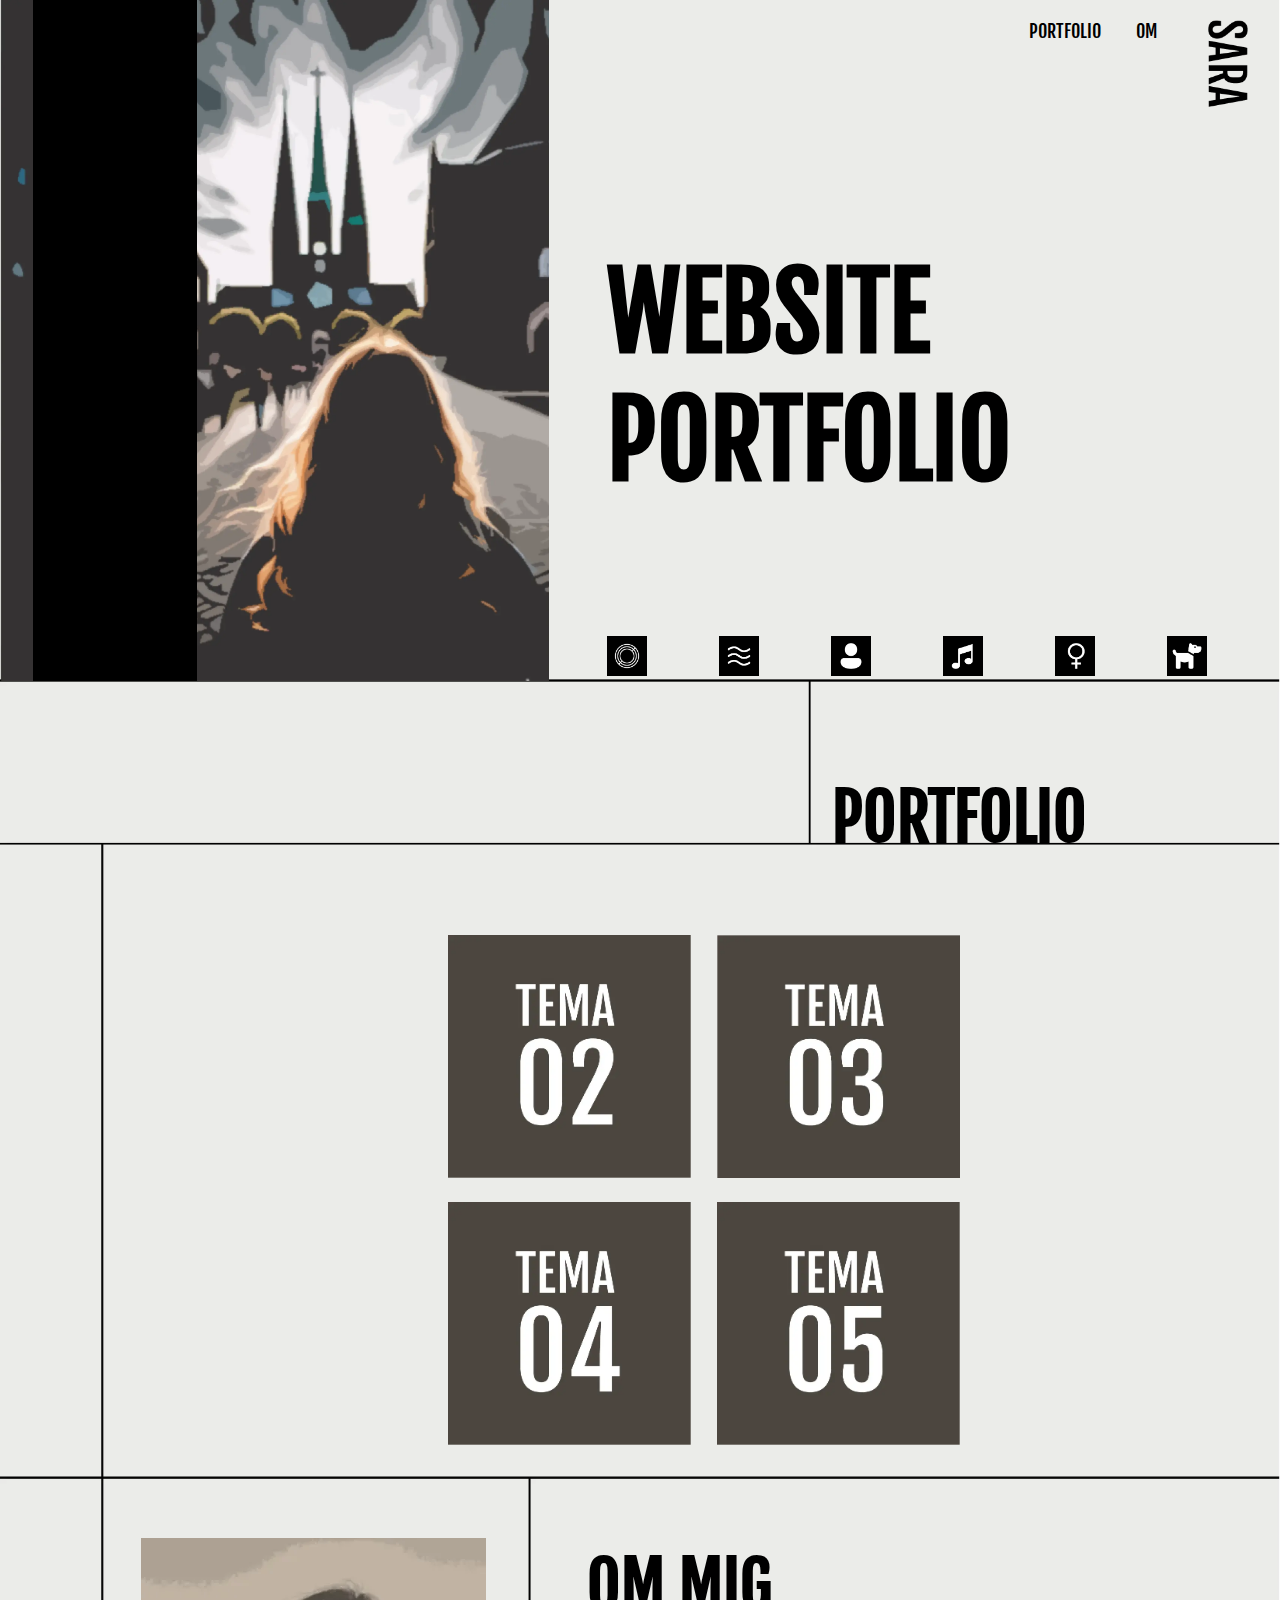
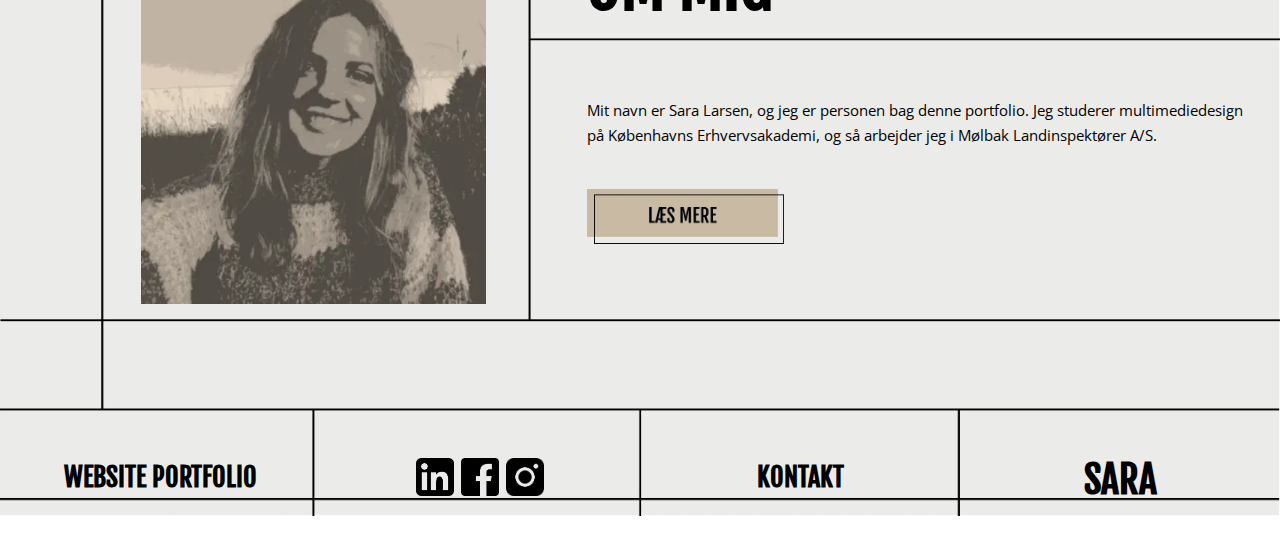
<file: index.html>
<!DOCTYPE html>
<html lang="da">
<head>
    <meta charset="UTF-8">
    <meta name="viewport" content="width=device-width, initial-scale=1.0">
    <link rel="preconnect" href="https://fonts.googleapis.com">
    <link rel="preconnect" href="https://fonts.gstatic.com" crossorigin>
    <link href="https://fonts.googleapis.com/css2?family=Fjalla+One&display=swap" rel="stylesheet">
    <link rel="preconnect" href="https://fonts.googleapis.com">
    <link rel="preconnect" href="https://fonts.gstatic.com" crossorigin>
    <link href="https://fonts.googleapis.com/css2?family=Open+Sans&display=swap" rel="stylesheet">
    <link rel="stylesheet" href="style.css">
    <title>Forside</title>
    <link rel="apple-touch-icon" sizes="180x180" href="indhold/webp/favicon_io/apple-touch-icon.png">
    <link rel="icon" type="image/png" sizes="32x32" href="indhold/webp/favicon_io/favicon-32x32.png">
    <link rel="icon" type="image/png" sizes="16x16" href="indhold/webp/favicon_io/favicon-16x16.png">
</head>
<body class="baggrund_forside baggrund_forside_mob">
    <header class="header_fo_mobil">
        <div class="logo">
            <a href="index.html">
                <img src="indhold/webp/logo.webp" alt="Logo">
            </a>
        </div>
        <div class="navigationbar">
            <nav>
                <ul class="menu">
                    <li><a href="portfolio.html">PORTFOLIO</a></li>
                    <li><a href="om.html">OM</a></li>
                </ul>
                <div class="burger">
                    <div class="line"></div>
                    <div class="line"></div>
                    <div class="line"></div>
                </div>
            </nav>
        </div>
    </header>
    <main>
        <div>
            <div class="grid_3-4">
                <div class="baggrund">
                    <div id="screen">
                        <div id="banner">
                            <div id="tekst">
                                <!-- <h2 class="rotated-text">
                                    EKSAMEN
                                </h2> -->
                                <img src="indhold/webp/eksamen.webp" alt="Eksamentekst">
                            </div>
                            <div id="tekst2">
                                <!-- <h2 class="rotated-text">
                                    EKSAMEN
                                </h2> -->
                                <img src="indhold/webp/eksamen.webp" alt="Eksamentekst">
                            </div>
                            <div id="tekst3">
                                <!-- <h2 class="rotated-text">
                                    EKSAMEN
                                </h2> -->
                                <img src="indhold/webp/eksamen.webp" alt="Eksamentekst">
                            </div>
                            <div id="tekst4">
                                <!-- <h2 class="rotated-text">
                                    EKSAMEN
                                </h2> -->
                                <img src="indhold/webp/eksamen.webp" alt="Eksamentekst">
                            </div>
                            <div id="tekst5">
                                <!-- <h2 class="rotated-text">
                                    EKSAMEN
                                </h2> -->
                                <img src="indhold/webp/eksamen.webp" alt="Eksamentekst">
                            </div>
                        </div>
                    </div>
                </div>
                <!-- <div>
                    <img src="indhold/webp/forside_billede.webp" alt="Forsidebillede">
                </div> -->
                <div>
                    <div class="header_forside">
                        <div class="logo">
                            <a href="index.html">
                                <img src="indhold/webp/logo.webp" alt="Logo">
                            </a>
                        </div>
                        <div class="navigationbar">
                            <nav>
                                <ul class="menu">
                                    <li><a href="portfolio.html">PORTFOLIO</a></li>
                                    <li><a href="om.html">OM</a></li>
                                </ul>
                                <div class="burger">
                                    <div class="line"></div>
                                    <div class="line"></div>
                                    <div class="line"></div>
                                </div>
                            </nav>
                        </div>
                    </div>
                    <div class="layout_fo_tek_e1">
                        <h1>WEBSITE</h1>
                        <h1>PORTFOLIO</h1>
                    </div>
                    <div class="grid_1-1-1-1-1-1 layout_fo_iko_e1">
                        <img src="indhold/webp/ikon_1.webp" alt="Ikon">
                        <img src="indhold/webp/ikon_2.webp" alt="Ikon">
                        <img src="indhold/webp/ikon_3.webp" alt="Ikon">
                        <img src="indhold/webp/ikon_4.webp" alt="Ikon">
                        <img src="indhold/webp/ikon_5.webp" alt="Ikon">
                        <img src="indhold/webp/ikon_6.webp" alt="Ikon">
                    </div>
                </div>
            </div>
            <div class="layout_fo_tek_e2">
                <h2>PORTFOLIO</h2>
            </div>
            <div class="grid_1-1_boks layout_fo_boks">
                <div>
                    <a href="tema02.html">
                        <img src="indhold/webp/boks_02.webp" class="boks" id="effektBoks1" alt="Tema 02">
                    </a>
                </div>
                <div>
                    <a href="tema03.html">
                        <img src="indhold/webp/boks_03.webp" class="boks" id="effektBoks2" alt="Tema 03">
                    </a>
                </div>
                <div>
                    <a href="tema04.html">
                        <img src="indhold/webp/boks_04.webp" class="boks" id="effektBoks3" alt="Tema 04">
                    </a>
                </div>
                <div>
                    <a href="tema05.html">
                        <img src="indhold/webp/boks_05.webp" class="boks" id="effektBoks4" alt="Tema 05">
                    </a>
                </div>
            </div>
            <div class="grid_2-3">
                <div class="layout_fo_img_e4">
                    <img src="indhold/webp/om_mig.webp" alt="Billede af mig">
                </div>
                <div>
                    <div class="layout_fo_tek_e4a">
                        <h2>OM MIG</h2>
                    </div>
                    <div class="layout_fo_tek_e4b">
                        <p>Mit navn er Sara Larsen, og jeg er personen bag denne portfolio. Jeg studerer multimediedesign på Københavns Erhvervsakademi, og så arbejder jeg i Mølbak Landinspektører A/S.</p>
                        <div class="layout_fo_knap">
                            <a class="link_effekt3" href="om.html">
                                <img src="indhold/webp/knap_laesmere.webp" alt="Knap">
                            </a>
                        </div>
                    </div>
                </div>
            </div>
        </div>
    </main>
    <footer>
        <div class="grid_1-1-1-1_footer">
            <div class="layout_footer_fo_1">
                <a class="link_effekt" href="portfolio.html">
                    <h5>WEBSITE PORTFOLIO</h5>
                </a>
            </div>
            <div class="grid_1-1-1_footer layout_footer_fo_2">
                <a class="link_effekt2" href="https://www.linkedin.com/in/sara-larsen-90ab98224/">
                    <img src="indhold/webp/ikon_linkedin.webp" alt="Link til LinkedIn">
                </a>
                <a class="link_effekt2" href="https://www.facebook.com/profile.php?id=100009876750329&locale=da_DK">
                    <img src="indhold/webp/ikon_facebook.webp" alt="Link til Facebook">
                </a>
                <a class="link_effekt2" href="https://www.instagram.com/sara.larsen_/">
                    <img src="indhold/webp/ikon_instagram.webp" alt="Link til Instagram">
                </a>
            </div>
            <div class="layout_footer_fo_3">
                <a class="link_effekt" href="om.html">
                    <h5>KONTAKT</h5>
                </a>
            </div>
            <div class="layout_footer_fo_4">
                <a class="link_effekt2" href="index.html">
                    <h4>SARA</h4>
                </a>
            </div>
        </div>
    </footer>
    <script src="javascript.js"></script>
</body>
</html>
</file>
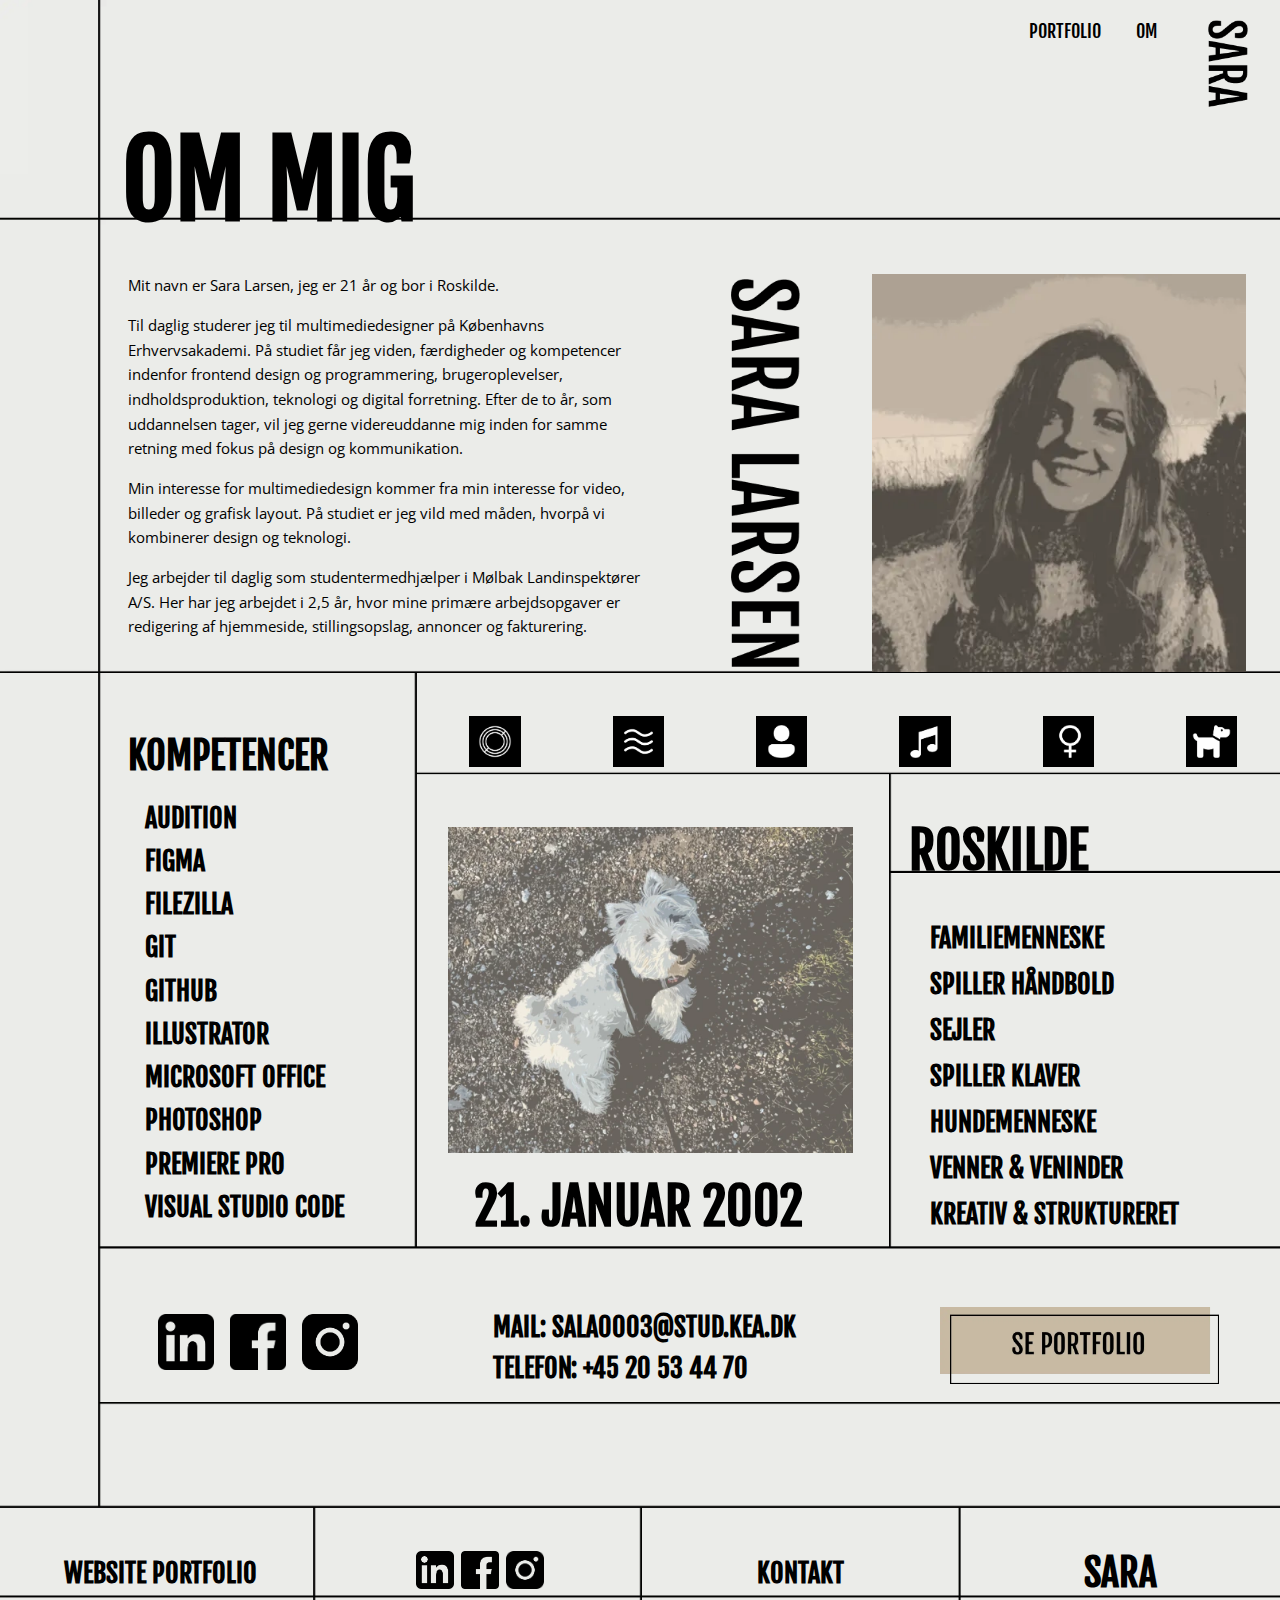
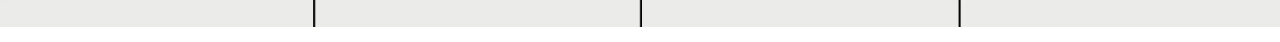
<file: om.html>
<!DOCTYPE html>
<html lang="da">
<head>
    <meta charset="UTF-8">
    <meta name="viewport" content="width=device-width, initial-scale=1.0">
    <link rel="preconnect" href="https://fonts.googleapis.com">
    <link rel="preconnect" href="https://fonts.gstatic.com" crossorigin>
    <link href="https://fonts.googleapis.com/css2?family=Fjalla+One&display=swap" rel="stylesheet">
    <link rel="preconnect" href="https://fonts.googleapis.com">
    <link rel="preconnect" href="https://fonts.gstatic.com" crossorigin>
    <link href="https://fonts.googleapis.com/css2?family=Open+Sans&display=swap" rel="stylesheet">
    <link rel="stylesheet" href="style.css">
    <title>Forside</title>
    <link rel="apple-touch-icon" sizes="180x180" href="indhold/webp/favicon_io/apple-touch-icon.png">
    <link rel="icon" type="image/png" sizes="32x32" href="indhold/webp/favicon_io/favicon-32x32.png">
    <link rel="icon" type="image/png" sizes="16x16" href="indhold/webp/favicon_io/favicon-16x16.png">
</head>
<body class="baggrund_om">
    <header>
        <div class="logo">
            <a href="index.html">
                <img src="indhold/webp/logo.webp" alt="Logo">
            </a>
        </div>
        <div class="navigationbar">
            <nav>
                <ul class="menu">
                    <li><a href="portfolio.html">PORTFOLIO</a></li>
                    <li><a href="om.html">OM</a></li>
                </ul>
                <div class="burger">
                    <div class="line"></div>
                    <div class="line"></div>
                    <div class="line"></div>
                </div>
            </nav>
        </div>
    </header>
    <main>
        <div class="layout_al_tek_e1">
            <h1>OM MIG</h1>
        </div>
        <div class="grid_3-1-3 grid_1-3">
            <div class="layout_om_tek_e1">
                <p class="tekst_afsnit">Mit navn er Sara Larsen, jeg er 21 år og bor i Roskilde.</p>
                <p class="tekst_afsnit">Til daglig studerer jeg til multimediedesigner på Københavns Erhvervsakademi. På studiet får jeg viden, færdigheder og kompetencer indenfor frontend design og programmering, brugeroplevelser, indholdsproduktion, teknologi og digital forretning. Efter de to år, som uddannelsen tager, vil jeg gerne videreuddanne mig inden for samme retning med fokus på design og kommunikation.</p>
                <p class="tekst_afsnit">Min interesse for multimediedesign kommer fra min interesse for video, billeder og grafisk layout. På studiet er jeg vild med måden, hvorpå vi kombinerer design og teknologi. </p>
                <p class="tekst_afsnit">Jeg arbejder til daglig som studentermedhjælper i Mølbak Landinspektører A/S. Her har jeg arbejdet i 2,5 år, hvor mine primære arbejdsopgaver er redigering af hjemmeside, stillingsopslag, annoncer og fakturering. </p>
            </div>
            <div class="layout_om_img_e1a">
                <img src="indhold/webp/om_navn_e1.webp" alt="Mit navn">
            </div>
            <div class="layout_om_img_e1b">
                <img src="indhold/webp/om_mig.webp" alt="Billede af mig">
            </div>
        </div>
        <div class="grid_2-4">
            <div>
                <div class="layout_om_tek_e2a">
                    <h4>KOMPETENCER</h4>
                </div>
                <div class="layout_om_tek_e2b">
                    <h5 class="tekst_afsnit_om">AUDITION</h5>
                    <h5 class="tekst_afsnit_om">FIGMA</h5>
                    <h5 class="tekst_afsnit_om">FILEZILLA</h5>
                    <h5 class="tekst_afsnit_om">GIT</h5>
                    <h5 class="tekst_afsnit_om">GITHUB</h5>
                    <h5 class="tekst_afsnit_om">ILLUSTRATOR</h5>
                    <h5 class="tekst_afsnit_om">MICROSOFT OFFICE</h5>
                    <h5 class="tekst_afsnit_om">PHOTOSHOP</h5>
                    <h5 class="tekst_afsnit_om">PREMIERE PRO</h5>
                    <h5>VISUAL STUDIO CODE</h5>
                </div>
            </div>
            <div>
                <div class="grid_1-1-1-1-1-1 layout_om_iko_e2">
                    <img src="indhold/webp/ikon_1.webp" alt="Ikon">
                    <img src="indhold/webp/ikon_2.webp" alt="Ikon">
                    <img src="indhold/webp/ikon_3.webp" alt="Ikon">
                    <img src="indhold/webp/ikon_4.webp" alt="Ikon">
                    <img src="indhold/webp/ikon_5.webp" alt="Ikon">
                    <img src="indhold/webp/ikon_6.webp" alt="Ikon">
                </div>
                <div class="grid_2-2">
                    <div>
                        <div class="layout_om_img_e2c">
                            <img src="indhold/webp/om_hund_e2.webp" alt="Billede af hund">
                        </div>
                        <div class="layout_om_img_e2d">
                            <h3 class="tekst_om_mob">21. JANUAR 2002</h3>
                        </div>
                    </div>
                    <div>
                        <div class="layout_om_tek_e2c">
                            <h3 class="tekst_om_mob">ROSKILDE</h3>
                        </div>
                        <div class="layout_om_tek_e2d">
                            <h5 class="tekst_afsnit_om">FAMILIEMENNESKE</h5>
                            <h5 class="tekst_afsnit_om">SPILLER HÅNDBOLD</h5>
                            <h5 class="tekst_afsnit_om">SEJLER</h5>
                            <h5 class="tekst_afsnit_om">SPILLER KLAVER</h5>
                            <h5 class="tekst_afsnit_om">HUNDEMENNESKE</h5>
                            <h5 class="tekst_afsnit_om">VENNER & VENINDER</h5>
                            <h5>KREATIV & STRUKTURERET</h5>
                        </div>
                    </div>
                </div>
            </div>
        </div>
        <div class="grid_1-1-1">
            <div class="grid_1-1-1 grid_1-1-1_mob layout_om_iko_e3">
                <a class="link_effekt2" href="https://www.linkedin.com/in/sara-larsen-90ab98224/"><img src="indhold/webp/ikon_linkedin.webp" alt="Link til LinkedIn"></a>
                <a class="link_effekt2" href="https://www.facebook.com/profile.php?id=100009876750329&locale=da_DK"><img src="indhold/webp/ikon_facebook.webp" alt="Link til Facebook"></a>
                <a class="link_effekt2" href="https://www.instagram.com/sara.larsen_/"><img src="indhold/webp/ikon_instagram.webp" alt="Link til Instagram"></a>
            </div>
            <div class="layout_om_tek_e3">
                <h5 class="tekst_afsnit">MAIL: SALA0003@STUD.KEA.DK</h5>
                <h5>TELEFON: +45 20 53 44 70</h5>
            </div>
            <div class="layout_knap_e3">
                <a class="link_effekt3" href="portfolio.html">
                    <img src="indhold/webp/knap_portfolio.webp" alt="Knap">
                </a>
            </div>
        </div>
    </main>
    <footer>
        <div class="grid_1-1-1-1_footer">
            <div class="layout_footer_om_1">
                <a class="link_effekt" href="portfolio.html">
                    <h5>WEBSITE PORTFOLIO</h5>
                </a>
            </div>
            <div class="grid_1-1-1_footer layout_footer_om_2">
                <a class="link_effekt2" href="https://www.linkedin.com/in/sara-larsen-90ab98224/">
                    <img src="indhold/webp/ikon_linkedin.webp" alt="Link til LinkedIn">
                </a>
                <a class="link_effekt2" href="https://www.facebook.com/profile.php?id=100009876750329&locale=da_DK">
                    <img src="indhold/webp/ikon_facebook.webp" alt="Link til Facebook">
                </a>
                <a class="link_effekt2" href="https://www.instagram.com/sara.larsen_/">
                    <img src="indhold/webp/ikon_instagram.webp" alt="Link til Instagram">
                </a>
            </div>
            <div class="layout_footer_om_3">
                <a class="link_effekt" href="om.html">
                    <h5>KONTAKT</h5>
                </a>
            </div>
            <div class="layout_footer_om_4">
                <a class="link_effekt2" href="index.html">
                    <h4>SARA</h4>
                </a>
            </div>
        </div>
    </footer>
    <script src="javascript.js"></script>
</body>
</html>
</file>
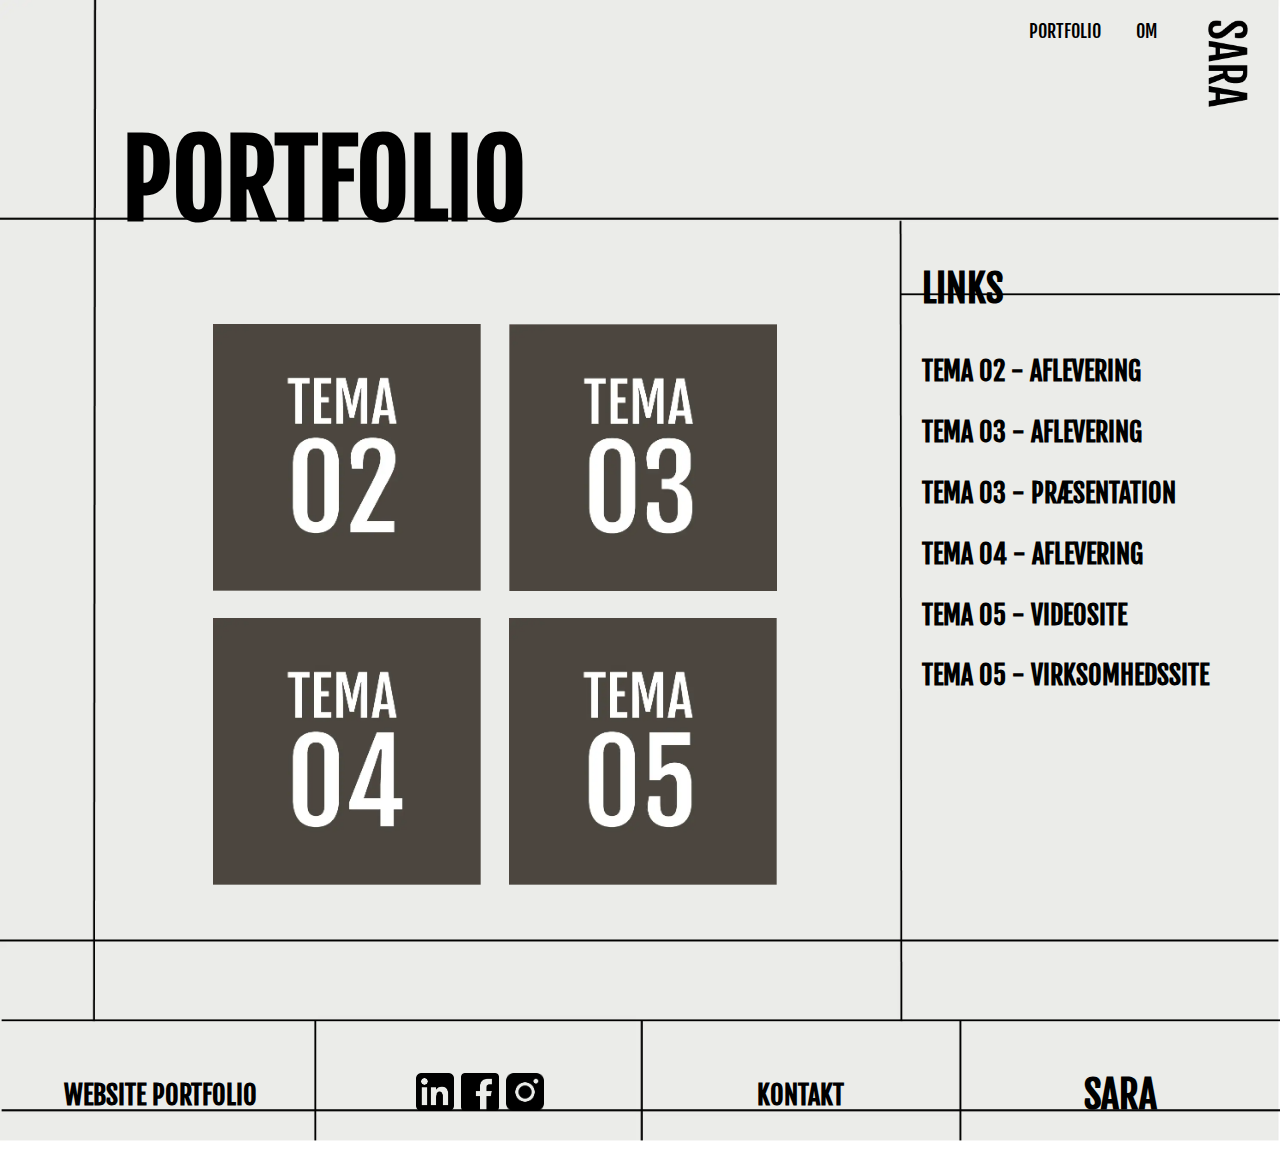
<file: portfolio.html>
<!DOCTYPE html>
<html lang="da">
    <head>
        <meta charset="UTF-8">
        <meta name="viewport" content="width=device-width, initial-scale=1.0">
        <link rel="preconnect" href="https://fonts.googleapis.com">
        <link rel="preconnect" href="https://fonts.gstatic.com" crossorigin>
        <link href="https://fonts.googleapis.com/css2?family=Fjalla+One&display=swap" rel="stylesheet">
        <link rel="preconnect" href="https://fonts.googleapis.com">
        <link rel="preconnect" href="https://fonts.gstatic.com" crossorigin>
        <link href="https://fonts.googleapis.com/css2?family=Open+Sans&display=swap" rel="stylesheet">
        <link rel="stylesheet" href="style.css">
        <title>Forside</title>
        <link rel="apple-touch-icon" sizes="180x180" href="indhold/webp/favicon_io/apple-touch-icon.png">
        <link rel="icon" type="image/png" sizes="32x32" href="indhold/webp/favicon_io/favicon-32x32.png">
        <link rel="icon" type="image/png" sizes="16x16" href="indhold/webp/favicon_io/favicon-16x16.png">
    </head>
<body class="baggrund_portfolio">
    <header>
        <div class="logo">
            <a href="index.html">
                <img src="indhold/webp/logo.webp" alt="Logo">
            </a>
        </div>
        <div class="navigationbar">
            <nav>
                <ul class="menu">
                    <li><a href="portfolio.html">PORTFOLIO</a></li>
                    <li><a href="om.html">OM</a></li>
                </ul>
                <div class="burger">
                    <div class="line"></div>
                    <div class="line"></div>
                    <div class="line"></div>
                </div>
            </nav>
        </div>
    </header>
    <main>
        <div class="layout_al_tek_e1">
            <h1>PORTFOLIO</h1>
        </div>
        <div class="grid_2-1">
            <div class="grid_1-1_boks layout_po_boks">
                <div>
                    <a href="tema02.html">
                        <img src="indhold/webp/boks_02.webp" class="boks" id="effektBoks1" alt="Tema 02">
                    </a>
                </div>
                <div>
                    <a href="tema03.html">
                        <img src="indhold/webp/boks_03.webp" class="boks" id="effektBoks2" alt="Tema 03">
                    </a>
                </div>
                <div>
                    <a href="tema04.html">
                        <img src="indhold/webp/boks_04.webp" class="boks" id="effektBoks3" alt="Tema 04">
                    </a>
                </div>
                <div>
                    <a href="tema05.html">
                        <img src="indhold/webp/boks_05.webp" class="boks" id="effektBoks4" alt="Tema 05">
                    </a>
                </div>
            </div>
            <div>
                <div class="layout_po_tek_e3a">
                    <h4>LINKS</h4>
                </div>
                <div class="layout_po_tek_e3b">
                    <a class="link_effekt" href="https://saralarsen.dk/kea/02_web/01_website/website/index.html"><h5>TEMA 02 - AFLEVERING</h5></a>
                    <a class="link_effekt" href="https://www.figma.com/file/6BU2apDCgSzntpPvGOZ8c7/030402_UXUI_procesdokumentation_saralarsen?type=whiteboard&node-id=0%3A1&t=5fP1JMGI4vlaMSJX-1"><h5>TEMA 03 - AFLEVERING</h5></a>
                    <a class="link_effekt" href="https://studkea-my.sharepoint.com/:p:/g/personal/sala0003_stud_kea_dk/EaNWiSX5YplOoMWczFJMRVABNRjPikAW1ix9El4PktO-LA?e=JYeVQC"><h5>TEMA 03 - PRÆSENTATION</h5></a>
                    <a class="link_effekt" href="https://saralarsen.dk/kea/04_animation/website/index.html"><h5>TEMA 04 - AFLEVERING</h5></a>
                    <a class="link_effekt" href="https://saralarsen.dk/kea/05_indhold/videosite/website/"><h5>TEMA 05 - VIDEOSITE</h5></a>
                    <a class="link_effekt" href="https://saralarsen.dk/kea/05_indhold/website_vicuras_domaene/"><h5>TEMA 05 - VIRKSOMHEDSSITE</h5></a>
                </div>
            </div>
        </div>
    </main>
    <footer>
        <div class="grid_1-1-1-1_footer">
            <div class="layout_footer_po_1">
                <a class="link_effekt" href="portfolio.html">
                    <h5>WEBSITE PORTFOLIO</h5>
                </a>
            </div>
            <div class="grid_1-1-1_footer layout_footer_po_2">
                <a class="link_effekt2" href="https://www.linkedin.com/in/sara-larsen-90ab98224/">
                    <img src="indhold/webp/ikon_linkedin.webp" alt="Link til LinkedIn">
                </a>
                <a class="link_effekt2" href="https://www.facebook.com/profile.php?id=100009876750329&locale=da_DK">
                    <img src="indhold/webp/ikon_facebook.webp" alt="Link til Facebook">
                </a>
                <a class="link_effekt2" href="https://www.instagram.com/sara.larsen_/">
                    <img src="indhold/webp/ikon_instagram.webp" alt="Link til Instagram">
                </a>
            </div>
            <div class="layout_footer_po_3">
                <a class="link_effekt" href="om.html">
                    <h5>KONTAKT</h5>
                </a>
            </div>
            <div class="layout_footer_po_4">
                <a class="link_effekt2" href="index.html">
                    <h4>SARA</h4>
                </a>
            </div>
        </div>
    </footer>
    <script src="javascript.js"></script>
</body>
</html>
</file>
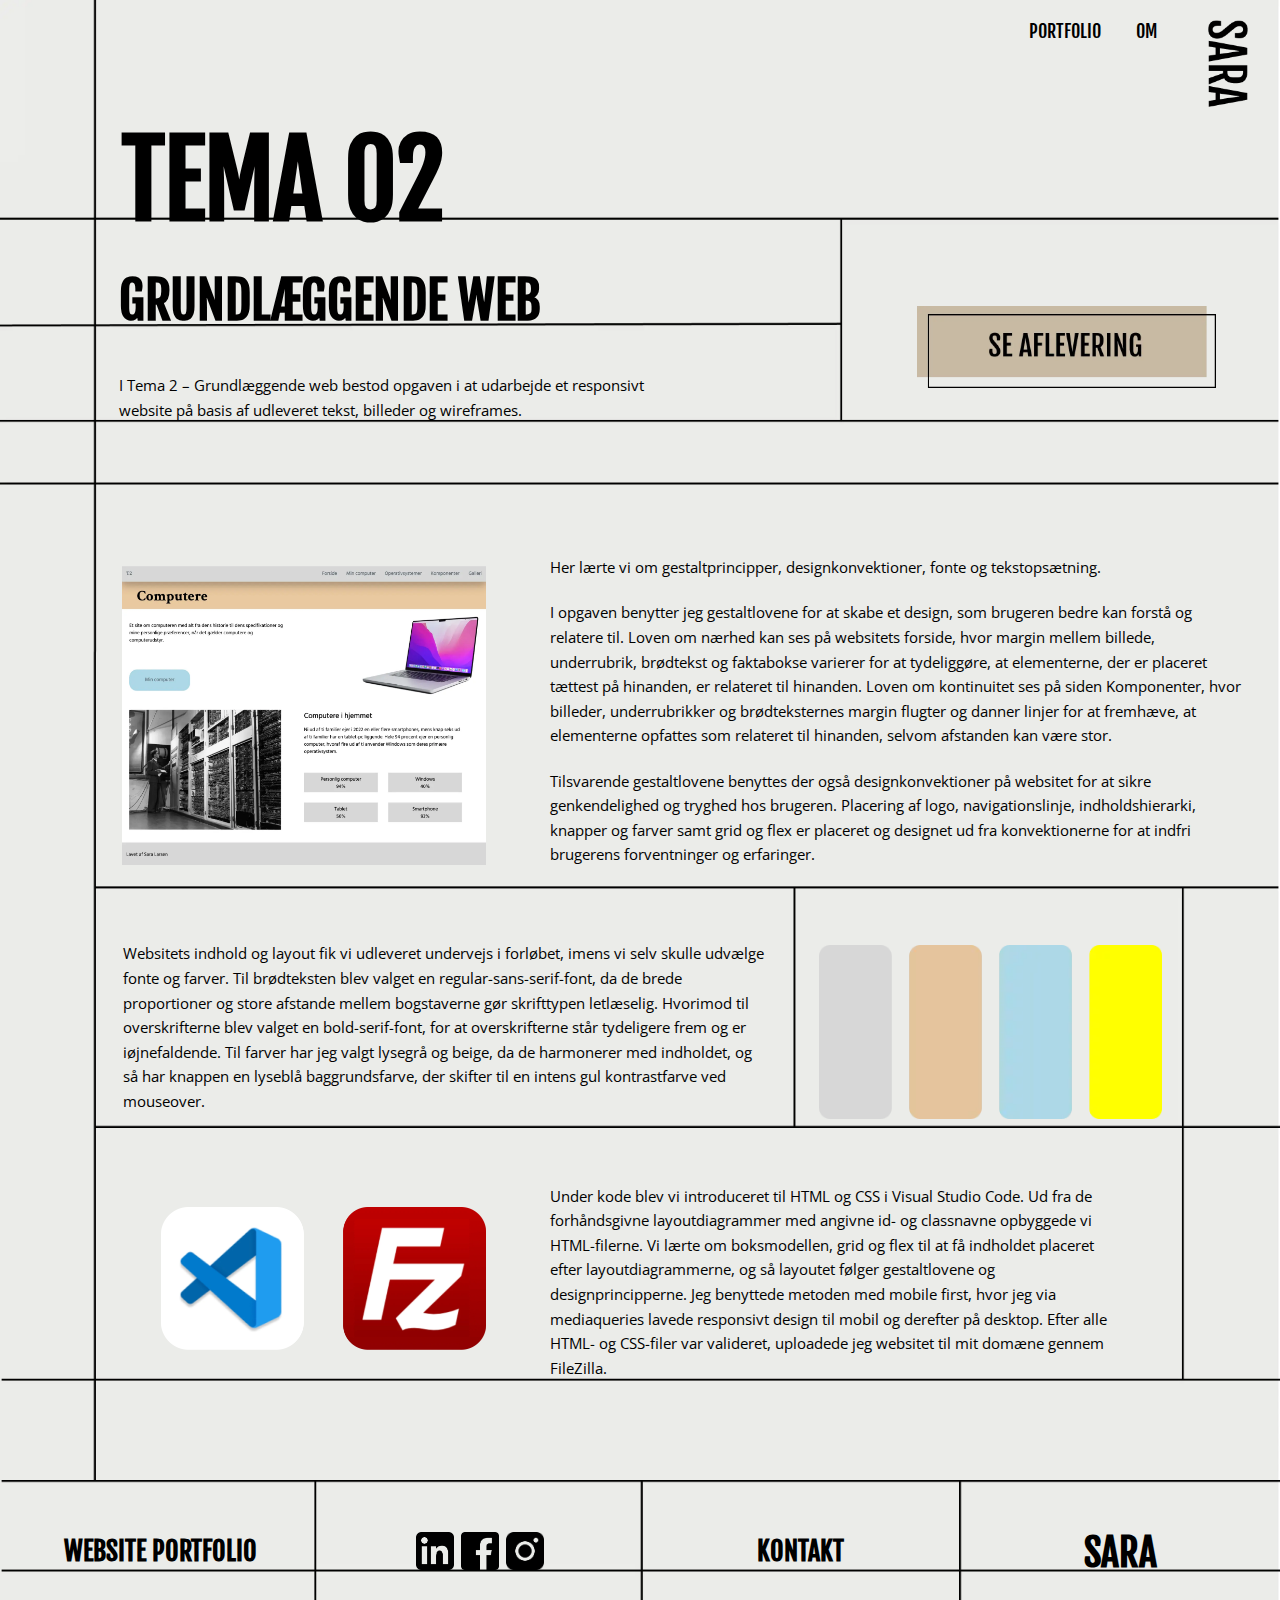
<file: tema02.html>
<!DOCTYPE html>
<html lang="da">
<head>
    <meta charset="UTF-8">
    <meta name="viewport" content="width=device-width, initial-scale=1.0">
    <link rel="preconnect" href="https://fonts.googleapis.com">
    <link rel="preconnect" href="https://fonts.gstatic.com" crossorigin>
    <link href="https://fonts.googleapis.com/css2?family=Fjalla+One&display=swap" rel="stylesheet">
    <link rel="preconnect" href="https://fonts.googleapis.com">
    <link rel="preconnect" href="https://fonts.gstatic.com" crossorigin>
    <link href="https://fonts.googleapis.com/css2?family=Open+Sans&display=swap" rel="stylesheet">
    <link rel="stylesheet" href="style.css">
    <title>Forside</title>
    <link rel="apple-touch-icon" sizes="180x180" href="indhold/webp/favicon_io/apple-touch-icon.png">
    <link rel="icon" type="image/png" sizes="32x32" href="indhold/webp/favicon_io/favicon-32x32.png">
    <link rel="icon" type="image/png" sizes="16x16" href="indhold/webp/favicon_io/favicon-16x16.png">
</head>
<body class="baggrund_tema02">
    <header>
        <div class="logo">
            <a href="index.html">
                <img src="indhold/webp/logo.webp" alt="Logo">
            </a>
        </div>
        <div class="navigationbar">
            <nav>
                <ul class="menu">
                    <li><a href="portfolio.html">PORTFOLIO</a></li>
                    <li><a href="om.html">OM</a></li>
                </ul>
                <div class="burger">
                    <div class="line"></div>
                    <div class="line"></div>
                    <div class="line"></div>
                </div>
            </nav>
        </div>
    </header>
    <main>
        <div class="layout_al_tek_e1">
            <h1>TEMA 02</h1>
        </div>
        <div class="grid_2-1">
            <div class="layout_al_tek_e2">
                <h3>GRUNDLÆGGENDE WEB</h3>
                <p>I Tema 2 – Grundlæggende web bestod opgaven i at udarbejde et responsivt <br>website på basis af udleveret tekst, billeder og wireframes.</p>
            </div>
            <div class="layout_al_knap">
                <a class="link_effekt3" href="https://saralarsen.dk/kea/02_web/01_website/website/index.html">
                    <img src="indhold/webp/knap_aflevering.webp" alt="Knap">
                </a>
            </div>
        </div>
        <div class="grid_2-3">
            <div class="layout_02_img_e1">
                <img src="indhold/webp/tema02_e1.webp" alt="Billede af forside på website">
            </div>
            <div class="layout_02_tek_e1">
                <p class="tekst_afsnit">
                    Her lærte vi om gestaltprincipper, designkonvektioner, fonte og tekstopsætning.
                </p>
                <p class="tekst_afsnit">
                    I opgaven benytter jeg gestaltlovene for at skabe et design, som brugeren bedre kan forstå og relatere til. Loven om nærhed kan ses på websitets forside, hvor margin mellem billede, underrubrik, brødtekst og faktabokse varierer for at tydeliggøre, at elementerne, der er placeret tættest på hinanden, er relateret til hinanden. Loven om kontinuitet ses på siden Komponenter, hvor billeder, underrubrikker og brødteksternes margin flugter og danner linjer for at fremhæve, at elementerne opfattes som relateret til hinanden, selvom afstanden kan være stor.
                </p>
                <p class="tekst_afsnit">
                    Tilsvarende gestaltlovene benyttes der også designkonvektioner på websitet for at sikre genkendelighed og tryghed hos brugeren. Placering af logo, navigationslinje, indholdshierarki, knapper og farver samt grid og flex er placeret og designet ud fra konvektionerne for at indfri brugerens forventninger og erfaringer.
                </p>
            </div>
        </div>
        <div class="grid_3-2">
            <div class="layout_02_tek_e2">
                <p>Websitets indhold og layout fik vi udleveret undervejs i forløbet, imens vi selv skulle udvælge fonte og farver. Til brødteksten blev valget en regular-sans-serif-font, da de brede proportioner og store afstande mellem bogstaverne gør skrifttypen letlæselig. Hvorimod til overskrifterne blev valget en bold-serif-font, for at overskrifterne står tydeligere frem og er iøjnefaldende. Til farver har jeg valgt lysegrå og beige, da de harmonerer med indholdet, og så har knappen en lyseblå baggrundsfarve, der skifter til en intens gul kontrastfarve ved mouseover.</p>
            </div>
            <div class="layout_02_img_e2">
                <img src="indhold/webp/tema02_e2.webp" alt="Farver på websitet">
            </div>
        </div>
        <div class="grid_2-3">
            <div class="layout_02_img_e3">
                <img src="indhold/webp/tema02_e3.webp" alt="Logo af Visual Studio Code og FileZilla">
            </div>
            <div class="layout_02_tek_e3">
                <p>Under kode blev vi introduceret til HTML og CSS i Visual Studio Code. Ud fra de forhåndsgivne layoutdiagrammer med angivne id- og classnavne opbyggede vi HTML-filerne. Vi lærte om boksmodellen, grid og flex til at få indholdet placeret efter layoutdiagrammerne, og så layoutet følger gestaltlovene og designprincipperne. Jeg benyttede metoden med mobile first, hvor jeg via mediaqueries lavede responsivt design til mobil og derefter på desktop. Efter alle HTML- og CSS-filer var valideret, uploadede jeg websitet til mit domæne gennem FileZilla.</p>
            </div>
        </div>
    </main>
    <footer>
        <div class="grid_1-1-1-1_footer">
            <div class="layout_footer_02_1">
                <a class="link_effekt" href="portfolio.html">
                    <h5>WEBSITE PORTFOLIO</h5>
                </a>
            </div>
            <div class="grid_1-1-1_footer layout_footer_02_2">
                <a class="link_effekt2" href="https://www.linkedin.com/in/sara-larsen-90ab98224/">
                    <img src="indhold/webp/ikon_linkedin.webp" alt="Link til LinkedIn">
                </a>
                <a class="link_effekt2" href="https://www.facebook.com/profile.php?id=100009876750329&locale=da_DK">
                    <img src="indhold/webp/ikon_facebook.webp" alt="Link til Facebook">
                </a>
                <a class="link_effekt2" href="https://www.instagram.com/sara.larsen_/">
                    <img src="indhold/webp/ikon_instagram.webp" alt="Link til Instagram">
                </a>
            </div>
            <div class="layout_footer_02_3">
                <a class="link_effekt" href="om.html">
                    <h5>KONTAKT</h5>
                </a>
            </div>
            <div class="layout_footer_02_4">
                <a class="link_effekt2" href="index.html">
                    <h4>SARA</h4>
                </a>
            </div>
        </div>
    </footer>
    <script src="javascript.js"></script>
</body>
</html>
</file>
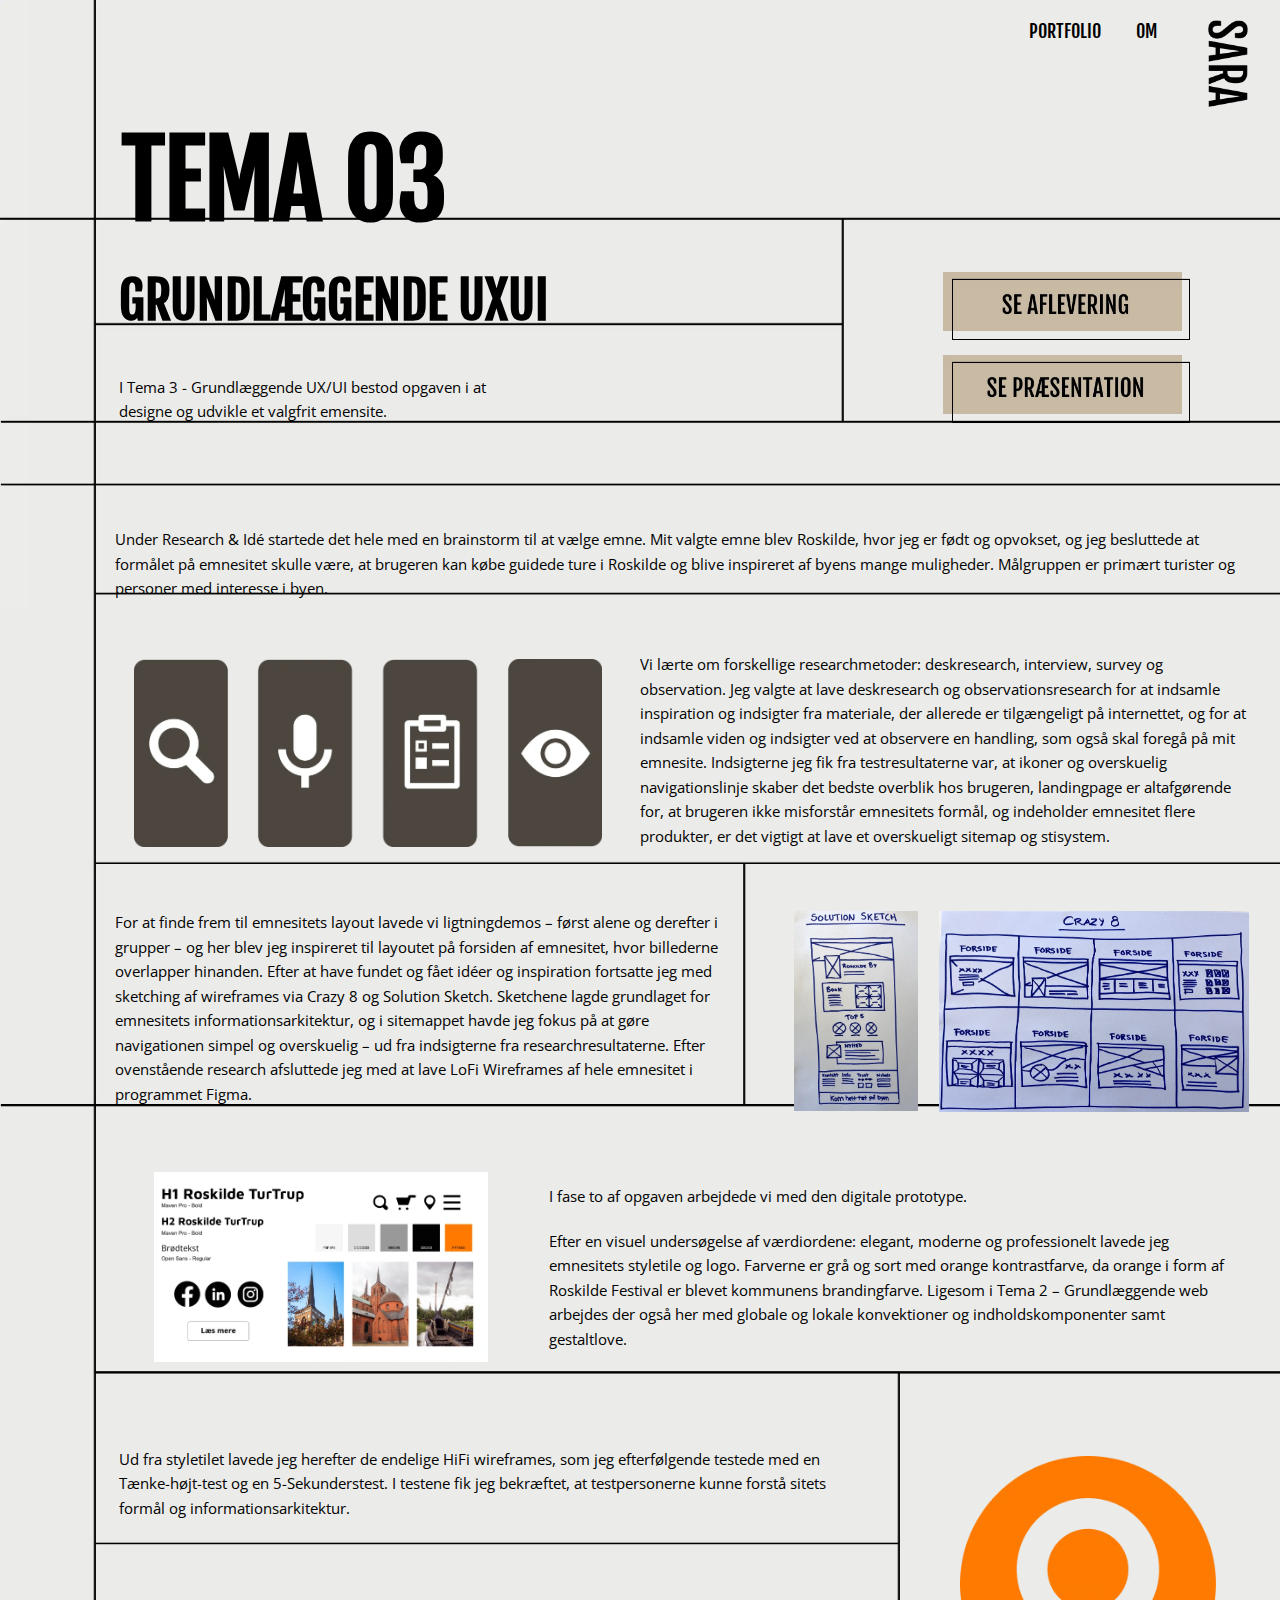
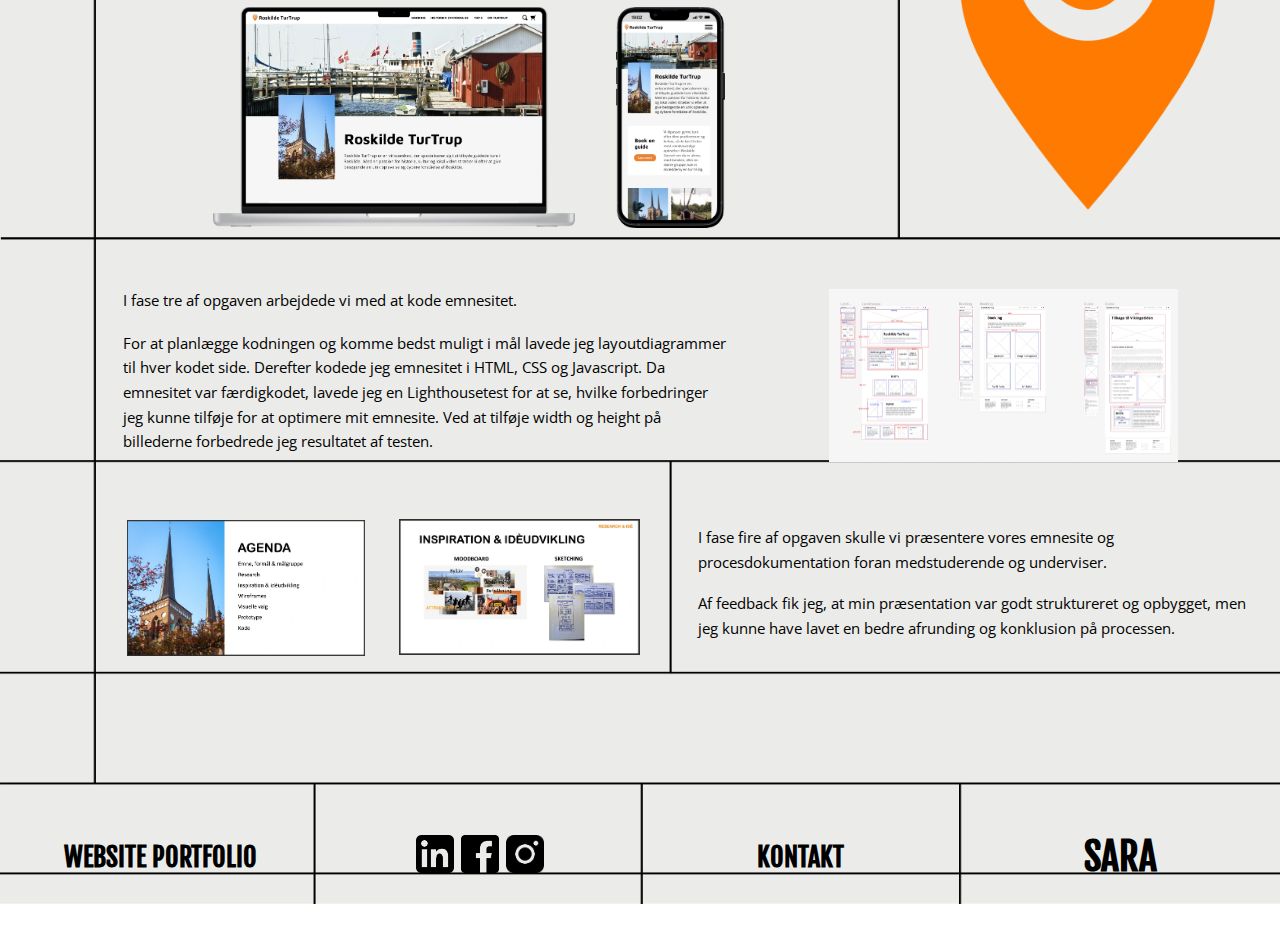
<file: tema03.html>
<!DOCTYPE html>
<html lang="da">
<head>
    <meta charset="UTF-8">
    <meta name="viewport" content="width=device-width, initial-scale=1.0">
    <link rel="preconnect" href="https://fonts.googleapis.com">
    <link rel="preconnect" href="https://fonts.gstatic.com" crossorigin>
    <link href="https://fonts.googleapis.com/css2?family=Fjalla+One&display=swap" rel="stylesheet">
    <link rel="preconnect" href="https://fonts.googleapis.com">
    <link rel="preconnect" href="https://fonts.gstatic.com" crossorigin>
    <link href="https://fonts.googleapis.com/css2?family=Open+Sans&display=swap" rel="stylesheet">
    <link rel="stylesheet" href="style.css">
    <title>Forside</title>
    <link rel="apple-touch-icon" sizes="180x180" href="indhold/webp/favicon_io/apple-touch-icon.png">
    <link rel="icon" type="image/png" sizes="32x32" href="indhold/webp/favicon_io/favicon-32x32.png">
    <link rel="icon" type="image/png" sizes="16x16" href="indhold/webp/favicon_io/favicon-16x16.png">
</head>
<body class="baggrund_tema03">
    <header>
        <div class="logo">
            <a href="index.html">
                <img src="indhold/webp/logo.webp" alt="Logo">
            </a>
        </div>
        <div class="navigationbar">
            <nav>
                <ul class="menu">
                    <li><a href="portfolio.html">PORTFOLIO</a></li>
                    <li><a href="om.html">OM</a></li>
                </ul>
                <div class="burger">
                    <div class="line"></div>
                    <div class="line"></div>
                    <div class="line"></div>
                </div>
            </nav>
        </div>
    </header>
    <main>
        <div class="layout_al_tek_e1">
            <h1>TEMA 03</h1>
        </div>
        <div class="grid_2-1">
            <div class="layout_al_tek_e2">
                <h3>GRUNDLÆGGENDE UXUI</h3>
                <p>I Tema 3 - Grundlæggende UX/UI bestod opgaven i at <br>designe og udvikle et valgfrit emensite. </p>
            </div>
            <div class="layout_al_knap_2">
                <a class="link_effekt3" href="https://www.figma.com/file/6BU2apDCgSzntpPvGOZ8c7/030402_UXUI_procesdokumentation_saralarsen?type=whiteboard&node-id=0%3A1&t=5fP1JMGI4vlaMSJX-1">
                    <img src="indhold/webp/knap_aflevering.webp" alt="Knap">
                </a>
                <a class="link_effekt3" href="https://studkea-my.sharepoint.com/:p:/g/personal/sala0003_stud_kea_dk/EaNWiSX5YplOoMWczFJMRVABNRjPikAW1ix9El4PktO-LA?e=JYeVQC">
                    <img src="indhold/webp/knap_praesentation.webp" alt="Knap">
                </a>
            </div>
        </div>
        <div>
            <div class="layout_03_tek_e1">
                <p>Under Research & Idé startede det hele med en brainstorm til at vælge emne. Mit valgte emne blev Roskilde, hvor jeg er født og opvokset, og jeg besluttede at formålet på emnesitet skulle være, at brugeren kan købe guidede ture i Roskilde og blive inspireret af byens mange muligheder. Målgruppen er primært turister og personer med interesse i byen.</p>
            </div>
        </div>
        <div class="grid_1-1">
            <div class="layout_03_img_e2">
                <img src="indhold/webp/03_ikoner_e2.webp" alt="Ikoner af researchmetoder">
            </div>
            <div class="layout_03_tek_e2">
                <p>Vi lærte om forskellige researchmetoder: deskresearch, interview, survey og observation. Jeg valgte at lave deskresearch og observationsresearch for at indsamle inspiration og indsigter fra materiale, der allerede er tilgængeligt på internettet, og for at indsamle viden og indsigter ved at observere en handling, som også skal foregå på mit emnesite. Indsigterne jeg fik fra testresultaterne var, at ikoner og overskuelig navigationslinje skaber det bedste overblik hos brugeren, landingpage er altafgørende for, at brugeren ikke misforstår emnesitets formål, og indeholder emnesitet flere produkter, er det vigtigt at lave et overskueligt sitemap og stisystem.</p>
            </div>
        </div>
        <div class="grid_3-2">
            <div class="layout_03_tek_e3">
                <p>For at finde frem til emnesitets layout lavede vi ligtningdemos – først alene og derefter i grupper – og her blev jeg inspireret til layoutet på forsiden af emnesitet, hvor billederne overlapper hinanden. Efter at have fundet og fået idéer og inspiration fortsatte jeg med sketching af wireframes via Crazy 8 og Solution Sketch. Sketchene lagde grundlaget for emnesitets informationsarkitektur, og i sitemappet havde jeg fokus på at gøre navigationen simpel og overskuelig – ud fra indsigterne fra researchresultaterne. Efter ovenstående research afsluttede jeg med at lave LoFi Wireframes af hele emnesitet i programmet Figma.</p>
            </div>
            <div class="grid_1-2 layout_03_img_e3">
                <div class="layout_03_img_e3a">
                    <img src="indhold/webp/03_sketch1_e2.webp" alt="Billede af sketching">
                </div>
                <div class="layout_03_img_e3b">
                    <img src="indhold/webp/03_sketch2_e3.webp" alt="Billede af sketching">
                </div>
            </div>
        </div>
        <div class="grid_3-4">
            <div class="layout_03_img_e4">
                <img src="indhold/webp/03_styletile_e4.webp" alt="Billede af styletile">
            </div>
            <div class="layout_03_tek_e4">
                <p class="tekst_afsnit">I fase to af opgaven arbejdede vi med den digitale prototype.</p>
                <p>Efter en visuel undersøgelse af værdiordene: elegant, moderne og professionelt lavede jeg emnesitets styletile og logo. Farverne er grå og sort med orange kontrastfarve, da orange i form af Roskilde Festival er blevet kommunens brandingfarve. Ligesom i Tema 2 – Grundlæggende web arbejdes der også her med globale og lokale konvektioner og indholdskomponenter samt gestaltlove.</p>
            </div>
        </div>
        <div class="grid_2-1">
            <div>
                <div class="layout_03_tek_e5">
                    <p>Ud fra styletilet lavede jeg herefter de endelige HiFi wireframes, som jeg efterfølgende testede med en Tænke-højt-test og en 5-Sekunderstest. I testene fik jeg bekræftet, at testpersonerne kunne forstå sitets formål og informationsarkitektur.</p>
                </div>
                <div class="grid_3-1 layout_03_img_e5a">
                    <img src="indhold/webp/03_proto1_e5.webp" alt="Billede af prototype">
                    <img src="indhold/webp/03_proto2_e5.webp" alt="Billede af prototype">
                </div>
            </div>
            <div class="layout_03_img_e5b">
                <img src="indhold/webp/03_logo_e5.webp" alt="Billede af logo">
            </div>
        </div>
        <div class="grid_3-2">
            <div class="layout_03_tek_e6">
                <p class="tekst_afsnit">I fase tre af opgaven arbejdede vi med at kode emnesitet.</p>
                <p>For at planlægge kodningen og komme bedst muligt i mål lavede jeg layoutdiagrammer til hver kodet side. Derefter kodede jeg emnesitet i HTML, CSS og Javascript. Da emnesitet var færdigkodet, lavede jeg en Lighthousetest for at se, hvilke forbedringer jeg kunne tilføje for at optimere mit emnesite. Ved at tilføje width og height på billederne forbedrede jeg resultatet af testen.</p>
            </div>
            <div class="layout_03_img_e6">
                <img src="indhold/webp/03_layoutdia_e6.webp" alt="Billede af layoutdiagrammer">
            </div>
        </div>
        <div class="grid_1-1">
            <div class="grid_3-2">
                <div class="layout_03_img_e7a">
                    <img src="indhold/webp/03_praes1_e7.webp" alt="Billede af præsentation">
                </div>
                <div class="layout_03_img_e7b">
                    <img src="indhold/webp/03_praes2_e7.webp" alt="Billede af præsentation">
                </div>
            </div>
            <div class="layout_03_tek_e7">
                <p class="tekst_afsnit">I fase fire af opgaven skulle vi præsentere vores emnesite og procesdokumentation foran medstuderende og underviser.</p>
                <p>Af feedback fik jeg, at min præsentation var godt struktureret og opbygget, men jeg kunne have lavet en bedre afrunding og konklusion på processen. </p>
            </div>
        </div>
    </main>
    <footer>
        <div class="grid_1-1-1-1_footer">
            <div class="layout_footer_03_1">
                <a class="link_effekt" href="portfolio.html">
                    <h5>WEBSITE PORTFOLIO</h5>
                </a>
            </div>
            <div class="grid_1-1-1_footer layout_footer_03_2">
                <a class="link_effekt2" href="https://www.linkedin.com/in/sara-larsen-90ab98224/">
                    <img src="indhold/webp/ikon_linkedin.webp" alt="Link til LinkedIn">
                </a>
                <a class="link_effekt2" href="https://www.facebook.com/profile.php?id=100009876750329&locale=da_DK">
                    <img src="indhold/webp/ikon_facebook.webp" alt="Link til Facebook">
                </a>
                <a class="link_effekt2" href="https://www.instagram.com/sara.larsen_/">
                    <img src="indhold/webp/ikon_instagram.webp" alt="Link til Instagram">
                </a>
            </div>
            <div class="layout_footer_03_3">
                <a class="link_effekt" href="om.html">
                    <h5>KONTAKT</h5>
                </a>
            </div>
            <div class="layout_footer_03_4">
                <a class="link_effekt2" href="index.html">
                    <h4>SARA</h4>
                </a>
            </div>
        </div>
    </footer>
    <script src="javascript.js"></script>
</body>
</html>
</file>
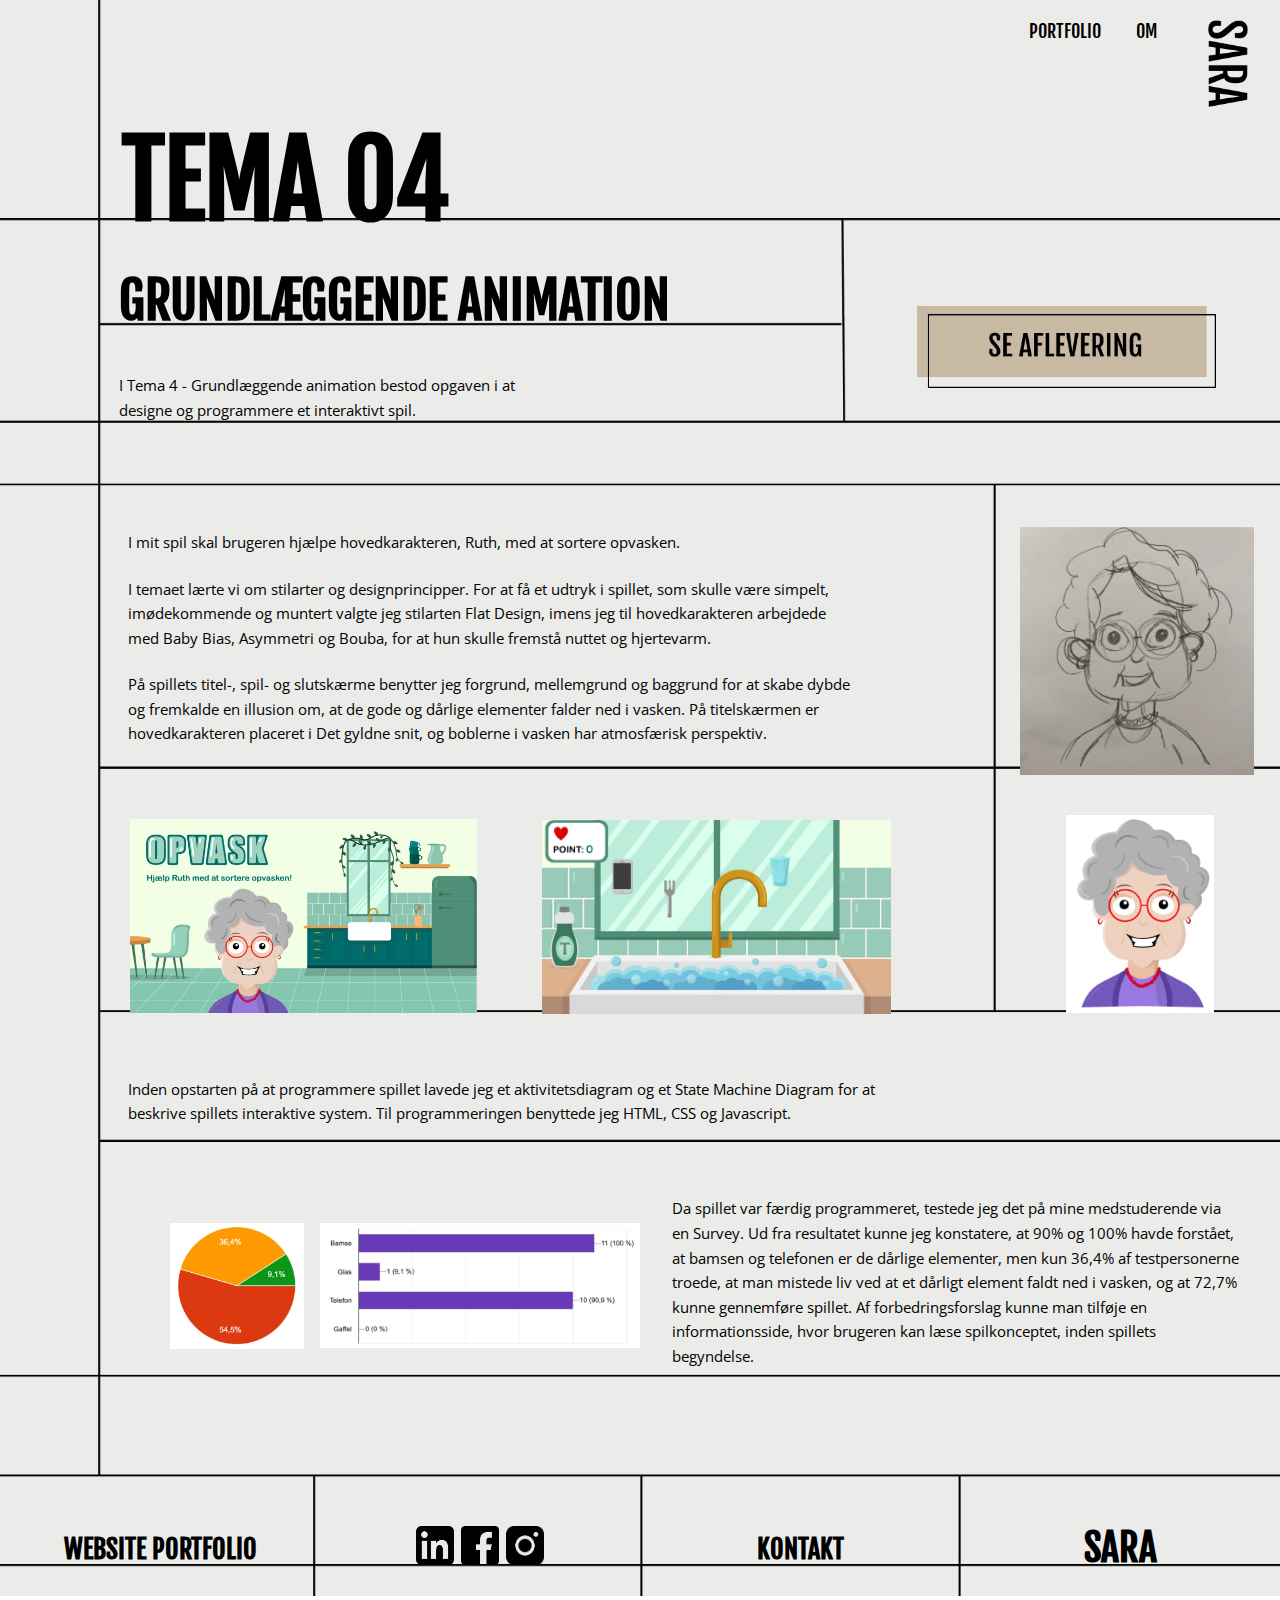
<file: tema04.html>
<!DOCTYPE html>
<html lang="da">
<head>
    <meta charset="UTF-8">
    <meta name="viewport" content="width=device-width, initial-scale=1.0">
    <link rel="preconnect" href="https://fonts.googleapis.com">
    <link rel="preconnect" href="https://fonts.gstatic.com" crossorigin>
    <link href="https://fonts.googleapis.com/css2?family=Fjalla+One&display=swap" rel="stylesheet">
    <link rel="preconnect" href="https://fonts.googleapis.com">
    <link rel="preconnect" href="https://fonts.gstatic.com" crossorigin>
    <link href="https://fonts.googleapis.com/css2?family=Open+Sans&display=swap" rel="stylesheet">
    <link rel="stylesheet" href="style.css">
    <title>Forside</title>
    <link rel="apple-touch-icon" sizes="180x180" href="indhold/webp/favicon_io/apple-touch-icon.png">
    <link rel="icon" type="image/png" sizes="32x32" href="indhold/webp/favicon_io/favicon-32x32.png">
    <link rel="icon" type="image/png" sizes="16x16" href="indhold/webp/favicon_io/favicon-16x16.png">
</head>
<body class="baggrund_tema04">
    <header>
        <div class="logo">
            <a href="index.html">
                <img src="indhold/webp/logo.webp" alt="Logo">
            </a>
        </div>
        <div class="navigationbar">
            <nav>
                <ul class="menu">
                    <li><a href="portfolio.html">PORTFOLIO</a></li>
                    <li><a href="om.html">OM</a></li>
                </ul>
                <div class="burger">
                    <div class="line"></div>
                    <div class="line"></div>
                    <div class="line"></div>
                </div>
            </nav>
        </div>
    </header>
    <main>
        <div class="layout_al_tek_e1">
            <h1>TEMA 04</h1>
        </div>
        <div class="grid_2-1">
            <div class="layout_al_tek_e2">
                <h3>GRUNDLÆGGENDE ANIMATION</h3>
                <p>I Tema 4 - Grundlæggende animation bestod opgaven i at <br>designe og programmere et interaktivt spil.  </p>
            </div>
            <div class="layout_al_knap">
                <a class="link_effekt3" href="https://saralarsen.dk/kea/04_animation/website/index.html">
                    <img src="indhold/webp/knap_aflevering.webp" alt="Knap">
                </a>
            </div>
        </div>
        <div class="grid_2-1">
            <div class="layout_04_tek_e1">
                <p class="tekst_afsnit">I mit spil skal brugeren hjælpe hovedkarakteren, Ruth, med at sortere opvasken.</p>
                <p class="tekst_afsnit">I temaet lærte vi om stilarter og designprincipper. For at få et udtryk i spillet, som skulle være simpelt, imødekommende og muntert valgte jeg stilarten Flat Design, imens jeg til hovedkarakteren arbejdede med Baby Bias, Asymmetri og Bouba, for at hun skulle fremstå nuttet og hjertevarm.</p>
                <p>På spillets titel-, spil- og slutskærme benytter jeg forgrund, mellemgrund og baggrund for at skabe dybde og fremkalde en illusion om, at de gode og dårlige elementer falder ned i vasken. På titelskærmen er hovedkarakteren placeret i Det gyldne snit, og boblerne i vasken har atmosfærisk perspektiv.</p>
            </div>
            <div class="layout_04_img_e1">
                <img src="indhold/webp/03_skitse_e1.webp" alt="Billede af skitse">
            </div>
        </div>
        <div class="grid_2-2-1">
            <div class="layout_04_img_e2a">
                <img src="indhold/webp/03_illu1_e2.webp" alt="Billede af spil i Illustrator">
            </div>
            <div class="layout_04_img_e2b">
                <img src="indhold/webp/03_illu2_e2.webp" alt="Billede af spil i Illustrator">
            </div>
            <div class="layout_04_img_e2c">
                <img src="indhold/webp/03_illu3_e2.webp" alt="Billede af spil i Illustrator">
            </div>
        </div>
        <div class="layout_04_tek_e3">
            <p>Inden opstarten på at programmere spillet lavede jeg et aktivitetsdiagram og et State Machine Diagram for at beskrive spillets interaktive system. Til programmeringen benyttede jeg HTML, CSS og Javascript.</p>
        </div>
        <div class="grid_1-1">
            <div class="grid_1-1">
                <div class="layout_04_img_e4a">
                    <img src="indhold/webp/03_graf1_e3.webp" alt="Billede af graf">
                </div>
                <div class="layout_04_img_e4b">
                    <img src="indhold/webp/03_graf2_e3.webp" alt="Billede af graf">
                </div>
            </div>
            <div class="layout_04_tek_e4">
                <p>Da spillet var færdig programmeret, testede jeg det på mine medstuderende via en Survey. Ud fra resultatet kunne jeg konstatere, at 90% og 100% havde forstået, at bamsen og telefonen er de dårlige elementer, men kun 36,4% af testpersonerne troede, at man mistede liv ved at et dårligt element faldt ned i vasken, og at 72,7% kunne gennemføre spillet. Af forbedringsforslag kunne man tilføje en informationsside, hvor brugeren kan læse spilkonceptet, inden spillets begyndelse.</p>
            </div>
        </div>
    </main>
    <footer>
        <div class="grid_1-1-1-1_footer">
            <div class="layout_footer_04_1">
                <a class="link_effekt" href="portfolio.html">
                    <h5>WEBSITE PORTFOLIO</h5>
                </a>
            </div>
            <div class="grid_1-1-1_footer layout_footer_04_2">
                <a class="link_effekt2" href="https://www.linkedin.com/in/sara-larsen-90ab98224/">
                    <img src="indhold/webp/ikon_linkedin.webp" alt="Link til LinkedIn">
                </a>
                <a class="link_effekt2" href="https://www.facebook.com/profile.php?id=100009876750329&locale=da_DK">
                    <img src="indhold/webp/ikon_facebook.webp" alt="Link til Facebook">
                </a>
                <a class="link_effekt2" href="https://www.instagram.com/sara.larsen_/">
                    <img src="indhold/webp/ikon_instagram.webp" alt="Link til Instagram">
                </a>
            </div>
            <div class="layout_footer_04_3">
                <a class="link_effekt" href="om.html">
                    <h5>KONTAKT</h5>
                </a>
            </div>
            <div class="layout_footer_04_4">
                <a class="link_effekt2" href="index.html">
                    <h4>SARA</h4>
                </a>
            </div>
        </div>
    </footer>
    <script src="javascript.js"></script>
</body>
</html>
</file>
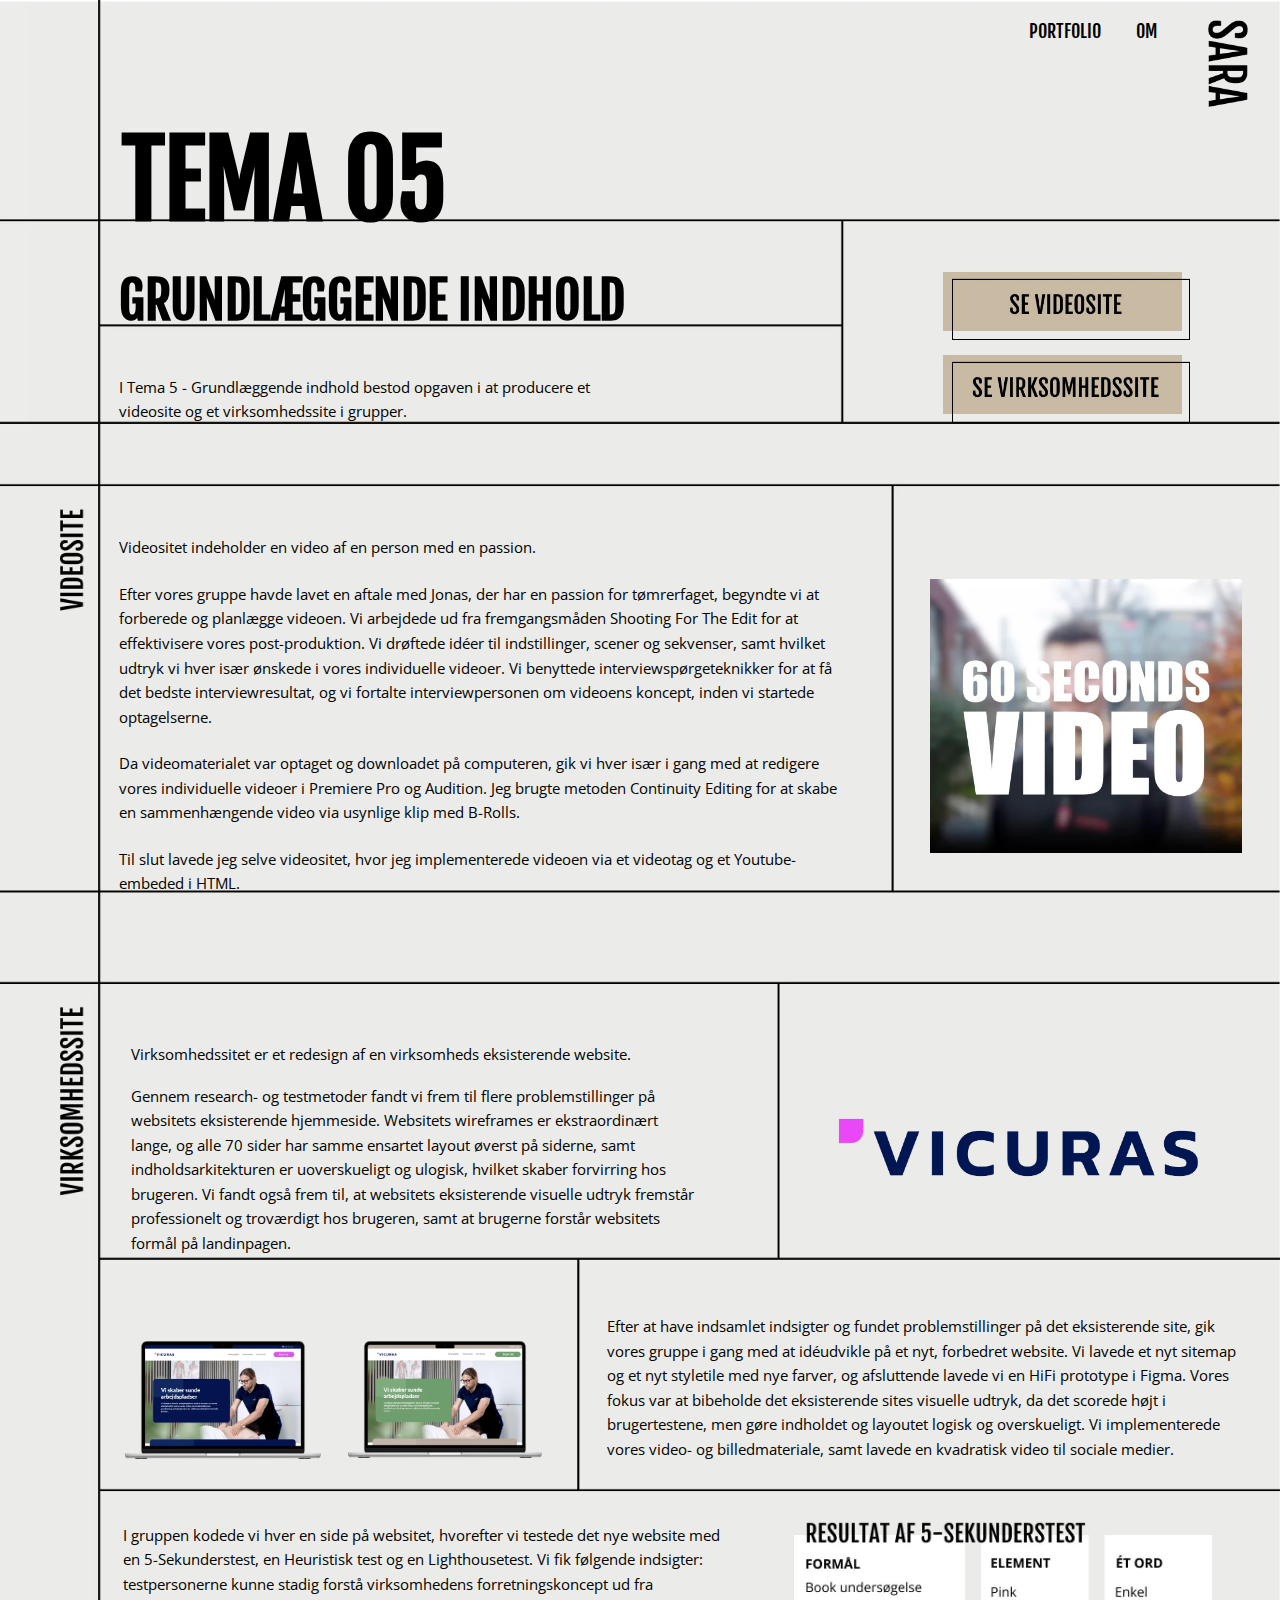
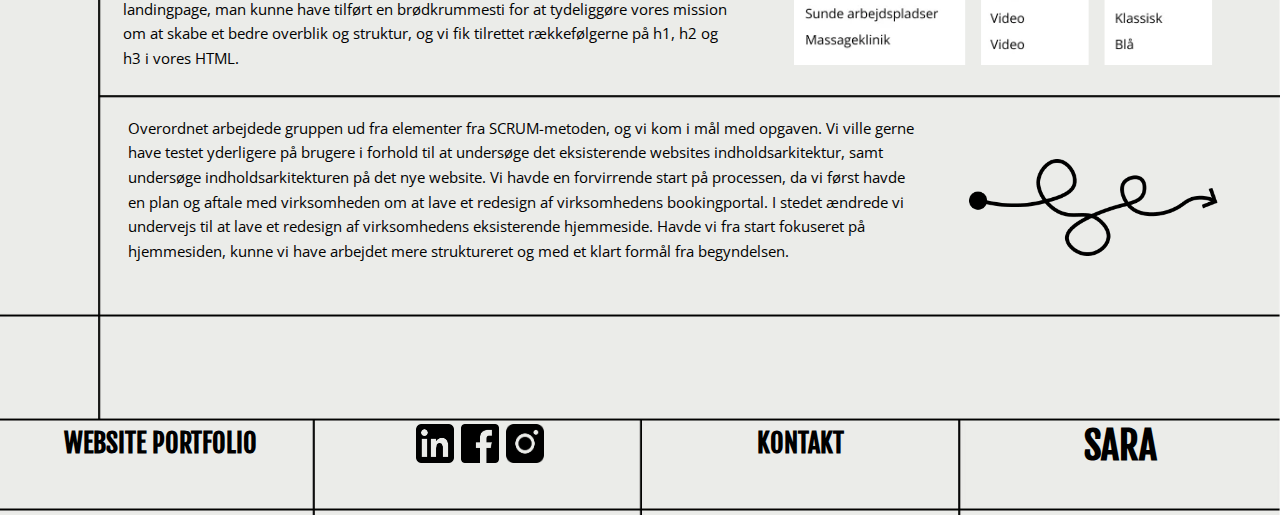
<file: tema05.html>
<!DOCTYPE html>
<html lang="da">
<head>
    <meta charset="UTF-8">
    <meta name="viewport" content="width=device-width, initial-scale=1.0">
    <link rel="preconnect" href="https://fonts.googleapis.com">
    <link rel="preconnect" href="https://fonts.gstatic.com" crossorigin>
    <link href="https://fonts.googleapis.com/css2?family=Fjalla+One&display=swap" rel="stylesheet">
    <link rel="preconnect" href="https://fonts.googleapis.com">
    <link rel="preconnect" href="https://fonts.gstatic.com" crossorigin>
    <link href="https://fonts.googleapis.com/css2?family=Open+Sans&display=swap" rel="stylesheet">
    <link rel="stylesheet" href="style.css">
    <title>Forside</title>
    <link rel="apple-touch-icon" sizes="180x180" href="indhold/webp/favicon_io/apple-touch-icon.png">
    <link rel="icon" type="image/png" sizes="32x32" href="indhold/webp/favicon_io/favicon-32x32.png">
    <link rel="icon" type="image/png" sizes="16x16" href="indhold/webp/favicon_io/favicon-16x16.png">
</head>
<body class="baggrund_tema05">
    <header>
        <div class="logo">
            <a href="index.html">
                <img src="indhold/webp/logo.webp" alt="Logo">
            </a>
        </div>
        <div class="navigationbar">
            <nav>
                <ul class="menu">
                    <li><a href="portfolio.html">PORTFOLIO</a></li>
                    <li><a href="om.html">OM</a></li>
                </ul>
                <div class="burger">
                    <div class="line"></div>
                    <div class="line"></div>
                    <div class="line"></div>
                </div>
            </nav>
        </div>
    </header>
    <main>
        <div class="layout_al_tek_e1">
            <h1>TEMA 05</h1>
        </div>
        <div class="grid_2-1">
            <div class="layout_al_tek_e2">
                <h3>GRUNDLÆGGENDE INDHOLD</h3>
                <p>I Tema 5 - Grundlæggende indhold bestod opgaven i at producere et <br>videosite og et virksomhedssite i grupper. </p>
            </div>
            <div class="layout_al_knap_2">
                <a class="link_effekt3" href="https://saralarsen.dk/kea/05_indhold/videosite/website/">
                    <img src="indhold/webp/knap_videosite.webp" alt="Knap">
                </a>
                <a class="link_effekt3" href="https://saralarsen.dk/kea/05_indhold/website_vicuras_domaene/">
                    <img src="indhold/webp/knap_virksomhedssite.webp" alt="Knap">
                </a>
            </div>
        </div>
        <div class="grid_2-1">
            <div class="layout_05_tek_e1">
                <p class="tekst_afsnit">Videositet indeholder en video af en person med en passion.</p>
                <p class="tekst_afsnit">Efter vores gruppe havde lavet en aftale med Jonas, der har en passion for tømrerfaget, begyndte vi at forberede og planlægge videoen. Vi arbejdede ud fra fremgangsmåden Shooting For The Edit for at effektivisere vores post-produktion. Vi drøftede idéer til indstillinger, scener og sekvenser, samt hvilket udtryk vi hver især ønskede i vores individuelle videoer. Vi benyttede interviewspørgeteknikker for at få det bedste interviewresultat, og vi fortalte interviewpersonen om videoens koncept, inden vi startede optagelserne.</p>
                <p class="tekst_afsnit">Da videomaterialet var optaget og downloadet på computeren, gik vi hver især i gang med at redigere vores individuelle videoer i Premiere Pro og Audition. Jeg brugte metoden Continuity Editing for at skabe en sammenhængende video via usynlige klip med B-Rolls.</p>
                <p>Til slut lavede jeg selve videositet, hvor jeg implementerede videoen via et videotag og et Youtube-embeded i HTML.</p>
            </div>
            <div class="layout_05_img_e1">
                <img src="indhold/webp/05_video_e1.webp" alt="Billede af intro fra video">
            </div>
        </div>
        <div class="grid_3-2">
            <div class="layout_05_tek_e2">
                <p class="tekst_afsnit">Virksomhedssitet er et redesign af en virksomheds eksisterende website.</p>
                <p>Gennem research- og testmetoder fandt vi frem til flere problemstillinger på websitets eksisterende hjemmeside. Websitets wireframes er ekstraordinært lange, og alle 70 sider har samme ensartet layout øverst på siderne, samt indholdsarkitekturen er uoverskueligt og ulogisk, hvilket skaber forvirring hos brugeren. Vi fandt også frem til, at websitets eksisterende visuelle udtryk fremstår professionelt og troværdigt hos brugeren, samt at brugerne forstår websitets formål på landinpagen.</p>
            </div>
            <div class="layout_05_img_e2">
                <img src="indhold/webp/05_logo_e2.webp" alt="Billede af virksomhedens logo">
            </div>
        </div>
        <div class="grid_3-4">
            <div class="grid_16-1">
                <div class="layout_05_img_e3a">
                    <img src="indhold/webp/05_proto1_e3.webp" alt="Billede af prototype">
                </div>
                <div class="layout_05_img_e3b">
                    <img src="indhold/webp/05_proto2_e3.webp" alt="Billede af prototype">
                </div>
            </div>
            <div class="layout_05_tek_e3">
                <p>Efter at have indsamlet indsigter og fundet problemstillinger på det eksisterende site, gik vores gruppe i gang med at idéudvikle på et nyt, forbedret website. Vi lavede et nyt sitemap og et nyt styletile med nye farver, og afsluttende lavede vi en HiFi prototype i Figma. Vores fokus var at bibeholde det eksisterende sites visuelle udtryk, da det scorede højt i brugertestene, men gøre indholdet og layoutet logisk og overskueligt. Vi implementerede vores video- og billedmateriale, samt lavede en kvadratisk video til sociale medier.</p>
            </div>
        </div>
        <div class="grid_3-2">
            <div class="layout_05_tek_e4">
                <p>I gruppen kodede vi hver en side på websitet, hvorefter vi testede det nye website med en 5-Sekunderstest, en Heuristisk test og en Lighthousetest. Vi fik følgende indsigter: testpersonerne kunne stadig forstå virksomhedens forretningskoncept ud fra landingpage, man kunne have tilført en brødkrummesti for at tydeliggøre vores mission om at skabe et bedre overblik og struktur, og vi fik tilrettet rækkefølgerne på h1, h2 og h3 i vores HTML.</p>
            </div>
            <div class="layout_05_img_e4">
                <img src="indhold/webp/05_test_e4.webp" alt="Billede af testresultat">
            </div>
        </div>
        <div class="grid_5-2">
            <div class="layout_05_tek_e5">
                <p>Overordnet arbejdede gruppen ud fra elementer fra SCRUM-metoden, og vi kom i mål med opgaven. Vi ville gerne have testet yderligere på brugere i forhold til at undersøge det eksisterende websites indholdsarkitektur, samt undersøge indholdsarkitekturen på det nye website. Vi havde en forvirrende start på processen, da vi først havde en plan og aftale med virksomheden om at lave et redesign af virksomhedens bookingportal. I stedet ændrede vi undervejs til at lave et redesign af virksomhedens eksisterende hjemmeside. Havde vi fra start fokuseret på hjemmesiden, kunne vi have arbejdet mere struktureret og med et klart formål fra begyndelsen.</p>
            </div>
            <div class="layout_05_img_e5">
                <img src="indhold/webp/05_proces_e5.webp" alt="Billede af proces">
            </div>
        </div>
    </main>
    <footer>
        <div class="grid_1-1-1-1_footer">
            <div class="layout_footer_05_1">
                <a class="link_effekt" href="portfolio.html">
                    <h5>WEBSITE PORTFOLIO</h5>
                </a>
            </div>
            <div class="grid_1-1-1_footer layout_footer_05_2">
                <a class="link_effekt2" href="https://www.linkedin.com/in/sara-larsen-90ab98224/">
                    <img src="indhold/webp/ikon_linkedin.webp" alt="Link til LinkedIn">
                </a>
                <a class="link_effekt2" href="https://www.facebook.com/profile.php?id=100009876750329&locale=da_DK">
                    <img src="indhold/webp/ikon_facebook.webp" alt="Link til Facebook">
                </a>
                <a class="link_effekt2" href="https://www.instagram.com/sara.larsen_/">
                    <img src="indhold/webp/ikon_instagram.webp" alt="Link til Instagram">
                </a>
            </div>
            <div class="layout_footer_05_3">
                <a class="link_effekt" href="om.html">
                    <h5>KONTAKT</h5>
                </a>
            </div>
            <div class="layout_footer_05_4">
                <a class="link_effekt2" href="index.html">
                    <h4>SARA</h4>
                </a>
            </div>
        </div>
    </footer>
    <script src="javascript.js"></script>
</body>
</html>
</file>
<file: style.css>
/* ------------------------------ Reset ------------------------------ */
* {
    margin: 0;
    padding: 0;
    box-sizing: border-box;

}

img {
    width: 100%;
    height: auto;
    display: block;
}

/* ------------------------------ Menu (fra tidligere opgave med nye rettelser) ------------------------------ */
header {
    display: flex;
    padding: 20px 32px 10px 10px;
    font-family: 'Fjalla One', sans-serif;
    font-size: 1.4vw;
    /* Får menuen til at være højrestillet */
    justify-content: right;
    /* Får byttet om på logo og menupunkter */
    flex-direction: row-reverse;
  }

.header_forside {
    display: flex;
    padding: 20px 32px 10px 10px;
    font-family: 'Fjalla One', sans-serif;
    font-size: 1.4vw;
    /* Får menuen til at være højrestillet */
    justify-content: right;
    /* Får byttet om på logo og menupunkter */
    flex-direction: row-reverse;
  }

.header_fo_mobil {
    display: none;
}
  
  .logo img {
    width: auto;
    height: 87px;
  }

  /* Layout på logo */
  .logo {
    text-decoration: none;
    font-size: 2.5vw;
  }

  /* Effekt på logo */
  .logo :hover {
    transform: scale(1.1);
    transition: 500ms ease;
  }
  
  nav {
    display: flex;
  }
  
  .menu {
    display: flex;
    list-style: none;
    margin: 0;
    padding: 0;
    padding-right: 51px;
    gap: 15px;
  }
  
  .menu li {
    margin-right: 20px;
  }
  
  .menu li:last-child {
    margin-right: 0;
  }
  
  .menu a {
    display: block;
    color: #000000;
    text-decoration: none;
    transition: color 0.3s;
    text-align: end;
  }
  
  /* Effekt på menupunkter */
  .menu a:hover {
    text-decoration: underline;
    transform: scale(1.1);
    transition: 500ms ease;
  }
  
  .burger {
    width: 30px;
    height: 20px;
    cursor: pointer;
  }
  
  .burger .line {
    width: 112%;
    height: 5px;
    background-color: #000000;
    margin-bottom: 5px;
    transition: 0.2s linear;
  }
  .burger {
    display: none;
  }

  .ikon {
    display: grid;
    grid-template-columns: 1fr 1fr;
    width: 80px;
    justify-content: space-between;
  }

  .ikon_søg {
    height: 25px;
    width: 25px;
  }

  .ikon_kurv {
    height: 25px;
    width: 25px;
  }

  .menu {
    justify-content: left;
  }

  .navigationbar {
    display: flex;
    gap: 50px;
  }

  @media (max-width: 800px) {
    header {
        display: flex;
        justify-content: space-between;
        padding: 14px 32px 16px 10px;
    }

    .header_forside {
        display: none;
    }

    .header_fo_mobil {
        display: flex;
        justify-content: space-between;
    }
    
    .menu {
      display: none;
    }
    .burger {
      display: block;
      margin-left: 5px;
    margin-top: 10px;
    }

    .burger.active .line:nth-child(1) {
      transform: rotate(45deg) translate(5px, 5px);
      transition: 0.2s linear;
    }
  
    .burger.active .line:nth-child(2) {
      opacity: 0;
      transition: 0.15s linear;
    }
  
    .burger.active .line:nth-child(3) {
      transform: rotate(-45deg) translate(5px, -5px);
      transition: 0.2s linear;
    }
  
    nav.active .menu {
      display: block;
      background-color: #fff;
      position: absolute;
      top: 75px;
      left: 0;
      width: 100%;
      box-shadow: 0 0 10px rgba(0, 0, 0, 0.1);
      z-index: 1;
    }
  
    nav.active .menu li {
      margin: 10px 20px;
    }
  
    nav.active .menu a {
      font-size: 24px;
    }

    .ikon {
        display: none;
    }

    .logo img {
        width: auto;
        height: 46px;
      }
  }  



/* ------------------------------ MOBIL ------------------------------ */
@media (max-width: 800px) {
/* ------------------------------ Baggrund ------------------------------ */
.baggrund_forside {
    background-image: url(indhold/gitter/gitter_mob_forside.webp);
    background-size: 100%;
    padding-bottom: 70px;
    background-repeat: no-repeat;
}

.baggrund_portfolio {
    background-image: url(indhold/gitter/gitter_mob_portfolio.webp);
    background-size: 100%;
    padding-bottom: 70px;
    background-repeat: no-repeat;
}

.baggrund_tema02 {
    background-image: url(indhold/gitter/gitter_mob_tema2.webp);
    background-size: 100%;
    padding-bottom: 70px;
    background-repeat: no-repeat;
}

.baggrund_tema03 {
    background-image: url(indhold/gitter/gitter_mob_tema3.webp);
    background-size: 100%;
    padding-bottom: 70px;
    background-repeat: no-repeat;
}

.baggrund_tema04 {
    background-image: url(indhold/gitter/gitter_mob_tema4.webp);
    background-size: 100%;
    padding-bottom: 70px;
    background-repeat: no-repeat;
}

.baggrund_tema05 {
    background-image: url(indhold/gitter/gitter_mob_tema5.webp);
    background-size: 100%;
    padding-bottom: 70px;
    background-repeat: no-repeat;
}

.baggrund_om {
    background-image: url(indhold/gitter/gitter_mob_om.webp);
    background-size: 100%;
    padding-bottom: 70px;
    background-repeat: no-repeat;
}


/* ------------------------------ Footer ------------------------------ */
.grid_1-1-1_footer {
    display: grid;
    grid-template-columns: 1fr 1fr 1fr;
    gap: 5%;
}

.layout_footer_fo_1 {
    margin: 45% 0 0 16%;
}

.layout_footer_fo_2 {
    margin: 13% 25% 0 25%;
}

.layout_footer_fo_3 {
    margin: 13% 0 0 34%;
}

.layout_footer_fo_4 {
    margin: 14% 0 0 37%;
}

.layout_footer_po_1 {
    margin: 63% 0 0 16%;
}

.layout_footer_po_2 {
    margin: 13% 25% 0 25%;
}

.layout_footer_po_3 {
    margin: 13% 0 0 34%;
}

.layout_footer_po_4 {
    margin: 14% 0 0 39%;
}

.layout_footer_02_1 {
    margin: 30% 0 0 16%;
}

.layout_footer_02_2 {
    margin: 13% 25% 0 25%;
}

.layout_footer_02_3 {
    margin: 13% 0 0 34%;
}

.layout_footer_02_4 {
    margin: 14% 0 0 39%;
}

.layout_footer_03_1 {
    margin: 42% 0 0 16%;
}

.layout_footer_03_2 {
    margin: 13% 25% 0 25%;
}

.layout_footer_03_3 {
    margin: 13% 0 0 34%;
}

.layout_footer_03_4 {
    margin: 14% 0 0 39%;
}

.layout_footer_04_1 {
    margin: 34% 0 0 16%;
}

.layout_footer_04_2 {
    margin: 13% 25% 0 25%;
}

.layout_footer_04_3 {
    margin: 13% 0 0 34%;
}

.layout_footer_04_4 {
    margin: 14% 0 0 39%;
}

.layout_footer_05_1 {
    margin: 31% 0 0 16%;
}

.layout_footer_05_2 {
    margin: 13% 25% 0 25%;
}

.layout_footer_05_3 {
    margin: 13% 0 0 34%;
}

.layout_footer_05_4 {
    margin: 14% 0 0 39%;
}

.layout_footer_om_1 {
    margin: 36% 0 0 16%;
}

.layout_footer_om_2 {
    margin: 13% 25% 0 25%;
}

.layout_footer_om_3 {
    margin: 13% 0 0 34%;
}

.layout_footer_om_4 {
    margin: 14% 0 0 39%;
}

/* ------------------------------ Tekst ------------------------------ */
h1 {
    font-family: 'Fjalla One', sans-serif;
    font-size: 18vw;
}

h2 {
    font-family: 'Fjalla One', sans-serif;
    font-size: 12vw;
}

h3 {
    font-family: 'Fjalla One', sans-serif;
    font-size: 7vw;
}

h4 {
    font-family: 'Fjalla One', sans-serif;
    font-size: 11vw;
}

h5 {
    font-family: 'Fjalla One', sans-serif;
    font-size: 8vw;
}

p {
    font-family: 'Open Sans', sans-serif;
    font-size: 3.6vw;
    line-height: 1.6;
}

.tekst_afsnit {
    margin-bottom: 3%;
}

.tekst_afsnit_om {
    margin-bottom: 4%;
}

br {
    display: none;
}

.tekst_om_mob {
    font-family: 'Fjalla One', sans-serif;
    font-size: 12vw;
}

/* ------------------------------ Grid ------------------------------ */
.grid_1-1-1-1-1-1 {
    display: grid;
    grid-template-columns: 1fr 1fr 1fr 1fr 1fr 1fr;
    gap: 5%;
}

.grid_1-1-1_mob {
    display: grid;
    grid-template-columns: 1fr 1fr 1fr;
    gap: 5%;
}

.grid_1-1_boks {
    display: grid;
    gap: 4%;
}

.grid_1-2 {
    display: grid;
    grid-template-columns: 1fr 2fr;
    gap: 5%;
}

.grid_1-3 {
    display: grid;
    grid-template-columns: 1fr 3fr;
}

.grid_3-1 {
    display: grid;
    grid-template-columns: 3fr 1fr;
}

/* ------------------------------ Layout ------------------------------ */
/* ---------- Forside ---------- */
.layout_fo_tek_e1 {
    margin: 55px 0 0 6%;
}

.layout_fo_iko_e1 {
    margin: 16% 5% 0 5%;
}

.layout_fo_tek_e2 {
    margin: 14% 0 0 6%;
}

.layout_fo_img_e4 {
    margin: 53% 8% 0 20%;
}

.layout_fo_tek_e4a {
    margin: 9% 0 0 18%;
}

.layout_fo_tek_e4b {
    margin: 6% 6% 0 18%;
}

.layout_fo_knap {
    margin: 10% 20% 0 0;
}

.layout_fo_boks {
    margin: 5% 18% 5% 7%;
}

/* ---------- Portfolio ---------- */
.layout_al_tek_e1 {
    margin: 4% 0 0 6%;
}

.layout_po_tek_e3a {
    margin: 55% 0 0 6%;
}

.layout_po_tek_e3b {
    display: grid;
    gap: 11%;
    margin: 14% 8% 0 12%;
}

.layout_po_boks {
    margin: 12% 11% 5% 11%;
}

/* ---------- Tema 02 ---------- */
.layout_al_tek_e2 {
    margin: 4% 6% 0 8%;
    display: grid;
    gap: 32%;
}

.layout_al_knap {
    margin: 25% 26% 0 9%;
}

.layout_02_img_e1 {
    margin: 15% 12% 0 9%;
}

.layout_02_tek_e1 {
    margin: 14% 6% 0 9%;
}

.layout_02_tek_e2 {
    margin: 7% 7% 0 9%;
}

.layout_02_img_e2 {
    margin: 9% 9% 0 9%;
}

.layout_02_img_e3 {
    margin: 6% 35% 0 9%;
}

.layout_02_tek_e3 {
    margin: 10% 6% 0 9%;
}

/* ---------- Tema 03 ---------- */
.layout_al_knap_2 {
    margin: 23% 20% 0 9%;
    display: grid;
    gap: 12%;
}

.layout_03_tek_e1 {
    margin: 23% 5% 0 9%;
}

.layout_03_img_e2 {
    margin: 9% 10% 0 9%;
}

.layout_03_tek_e2 {
    margin: 7% 5% 0 9%;
}

.layout_03_tek_e3 {
    margin: 14% 6% 0 9%;
}

.layout_03_img_e3 {
    margin: 5% 15% 0 9%;
}

.layout_03_img_e4 {
    margin: 11% 9% 0 9%;
}

.layout_03_tek_e4 {
    margin: 11% 5% 0 9%;
}

.layout_03_tek_e5 {
    margin: 5% 5% 0 9%;
}

.layout_03_img_e5a {
    margin: 24% 10% 0 9%;
}

.layout_03_img_e5b {
    margin: 17% 30% 0 30%;
}

.layout_03_tek_e6 {
    margin: 19% 5% 0 9%;
}

.layout_03_img_e6 {
    margin: 6% 8% 0 10%;
}

.layout_03_img_e7a {
    margin: 19% 23% 0 9%;
}

.layout_03_img_e7b {
    margin: 6% 23% 0 9%;
}

.layout_03_tek_e7 {
    margin: 10% 12% 0 9%;
}

/* ---------- Tema 04 ---------- */
.layout_04_tek_e1 {
    margin: 24% 2% 0 6%;
}

.layout_04_img_e1 {
    margin: 12% 11% 0 10%;
}

.layout_04_img_e2a {
    margin: 20% 12% 0 10%;
}

.layout_04_img_e2b {
    margin: 7% 12% 0 10%;
}

.layout_04_img_e2c {
    margin: 7% 42% 0 10%;
}

.layout_04_tek_e3 {
    margin: 13% 5% 0 9%;
}

.layout_04_img_e4a {
    margin: 15% 36% 0 10%;
}

.layout_04_img_e4b {
    margin: 5% 14% 0 10%;
}

.layout_04_tek_e4 {
    margin: 8% 5% 0 9%;
}

/* ---------- Tema 05 ---------- */
.layout_05_tek_e1 {
    margin: 29% 5% 0 9%;
}

.layout_05_img_e1 {
    margin: 5% 13% 0 9%;
}

.layout_05_tek_e2 {
    margin: 14% 5% 0 9%;
}

.layout_05_img_e2 {
    margin: 2% 5% 0 3%;
}

.layout_05_img_e3a {
    margin: 14% 10% 0 14%;
}

.layout_05_img_e3b {
    margin: 14% 10% 0 14%;
}

.layout_05_tek_e3 {
    margin: 8% 5% 0 9%;
}

.layout_05_tek_e4 {
    margin: 12% 5% 0 9%;
}

.layout_05_img_e4 {
    margin: 6% 14% 0 9%;
}

.layout_05_tek_e5 {
    margin: 12% 5% 0 9%;
}

.layout_05_img_e5 {
    margin: 7% 7% 0 9%;
}

/* ---------- Om ---------- */
.layout_om_tek_e1 {
    grid-column: 1/span2;
    margin: 7% 5% 0 9%;
}

.layout_om_img_e1a {
    margin: 32% 12% 0 38%;
}

.layout_om_img_e1b {
    margin: 11% 12% 0 0;
}

.layout_om_tek_e2a {
    margin: 17% 5% 0 9%;
}

.layout_om_tek_e2b {
    margin: 5% 5% 0 9%;
}

.layout_om_iko_e2 {
    margin: 18% 5% 0 9%;
}

.layout_om_img_e2c {
    margin: 15% 5% 0 9%;
}

.layout_om_img_e2d {
    margin: 5% 5% 0 9%;
}

.layout_om_tek_e2c {
    margin: 14% 5% 0 9%;
}

.layout_om_tek_e2d {
    margin: 19% 5% 0 9%;
}

.layout_om_iko_e3 {
    margin: 19% 32% 0 10%;
}

.layout_om_tek_e3 {
    margin: 12% 0% 0 9%;
}

.layout_knap_e3 {
    margin: 14% 20% 0 9%;
}

}


/* ------------------------------ DESKTOP ------------------------------ */
  @media (min-width: 800px) {
/* ------------------------------ Tekst ------------------------------ */
h1 {
    font-family: 'Fjalla One', sans-serif;
    font-size: 8vw;
}

h2 {
    font-family: 'Fjalla One', sans-serif;
    font-size: 5vw;
}

h3 {
    font-family: 'Fjalla One', sans-serif;
    font-size: 4vw;
}

h4 {
    font-family: 'Fjalla One', sans-serif;
    font-size: 3vw;
}

h5 {
    font-family: 'Fjalla One', sans-serif;
    font-size: 2vw;
}

p {
    font-family: 'Open Sans', sans-serif;
    font-size: 1.2vw;
    line-height: 1.6;
}

.tekst_afsnit {
    margin-bottom: 3%;
}

.tekst_afsnit_om {
    margin-bottom: 4%;
}

/* ------------------------------ Baggrund ------------------------------ */
.baggrund_forside {
    background-image: url(indhold/gitter/gitter_forside.webp);
    background-size: 100%;
    padding-bottom: 45px;
    background-repeat: no-repeat;
}

.baggrund_portfolio {
    background-image: url(indhold/gitter/gitter_portfolio.webp);
    background-size: 100%;
    padding-bottom: 45px;
    background-repeat: no-repeat;
}

.baggrund_tema02 {
    background-image: url(indhold/gitter/gitter_tema2.webp);
    background-size: 100%;
    padding-bottom: 45px;
    background-repeat: no-repeat;
}

.baggrund_tema03 {
    background-image: url(indhold/gitter/gitter_tema3.webp);
    background-size: 100%;
    padding-bottom: 45px;
    background-repeat: no-repeat;
}

.baggrund_tema04 {
    background-image: url(indhold/gitter/gitter_tema4.webp);
    background-size: 100%;
    padding-bottom: 45px;
    background-repeat: no-repeat;
}

.baggrund_tema05 {
    background-image: url(indhold/gitter/gitter_tema5.webp);
    background-size: 100%;
    padding-bottom: 45px;
    background-repeat: no-repeat;
}

.baggrund_om {
    background-image: url(indhold/gitter/gitter_om.webp);
    background-size: 100%;
    padding-bottom: 45px;
    background-repeat: no-repeat;
}

/* ------------------------------ Footer ------------------------------ */
/* ---------- Grids til footer ---------- */
.grid_1-1-1-1_footer {
    display: grid;
    grid-template-columns: 1fr 1fr 1fr 1fr;
    text-align: center;
}

.grid_1-1-1_footer {
    display: grid;
    grid-template-columns: 1fr 1fr 1fr;
    gap: 5%;
}

/* ---------- Layout footer - Forside ---------- */
.layout_footer_fo_1 {
    margin: 49% 0 0 0;
}

.layout_footer_fo_2 {
    margin: 48% 30% 0 30%;
}
.layout_footer_fo_3 {
    margin: 49% 0 0 0;
}
.layout_footer_fo_4 {
    margin: 47% 0 0 0;
}

/* ---------- Layout footer - Portfolio ---------- */
.layout_footer_po_1 {
    margin: 69% 0 0 0;
}

.layout_footer_po_2 {
    margin: 67% 30% 0 30%;
}
.layout_footer_po_3 {
    margin: 69% 0 0 0;
}
.layout_footer_po_4 {
    margin: 66% 0 0 0;
}

/* ---------- Layout footer - Tema 02 ---------- */
.layout_footer_02_1 {
    margin: 48% 0 0 0;
}

.layout_footer_02_2 {
    margin: 47% 30% 0 30%;
}
.layout_footer_02_3 {
    margin: 48% 0 0 0;
}
.layout_footer_02_4 {
    margin: 46% 0 0 0;
}

/* ---------- Layout footer - Tema 03 ---------- */
.layout_footer_03_1 {
    margin: 58% 0 0 0;
}

.layout_footer_03_2 {
    margin: 56% 30% 0 30%;
}
.layout_footer_03_3 {
    margin: 58% 0 0 0;
}
.layout_footer_03_4 {
    margin: 55% 0 0 0;
}

/* ---------- Layout footer - Tema 04 ---------- */
.layout_footer_04_1 {
    margin: 51% 0 0 0;
}

.layout_footer_04_2 {
    margin: 49% 30% 0 30%;
}
.layout_footer_04_3 {
    margin: 51% 0 0 0;
}
.layout_footer_04_4 {
    margin: 48% 0 0 0;
}

/* ---------- Layout footer - Tema 05 ---------- */
.layout_footer_05_1 {
    margin: 51% 0 0 0;
}

.layout_footer_05_2 {
    margin: 50% 30% 0 30%;
}
.layout_footer_05_3 {
    margin: 51% 0 0 0;
}
.layout_footer_05_4 {
    margin: 49% 0 0 0;
}

/* ---------- Layout footer - Om ---------- */
.layout_footer_om_1 {
    margin: 54% 0 0 0;
}

.layout_footer_om_2 {
    margin: 52% 30% 0 30%;
}
.layout_footer_om_3 {
    margin: 54% 0 0 0;
}
.layout_footer_om_4 {
    margin: 51% 0 0 0;
}


/* ------------------------------ Grid ------------------------------ */
.grid_1-1-1-1-1-1 {
    display: grid;
    grid-template-columns: 1fr 1fr 1fr 1fr 1fr 1fr;
    gap: 12%;
}

.grid_1-1 {
    display: grid;
    grid-template-columns: 1fr 1fr;
}

.grid_1-1_boks {
    display: grid;
    grid-template-columns: 1fr 1fr;
    gap: 5%;
}

.grid_1-1_boks_portfolio {
    display: grid;
    grid-template-columns: 1fr 1fr;
    margin-top: 6.5%;
    gap: 8%;
}

.grid_1-1-1 {
    display: grid;
    grid-template-columns: 1fr 1fr 1fr;
    gap: 8%;
}

.grid_1-2 {
    display: grid;
    grid-template-columns: 1fr 2fr;
}

.grid_16-1 {
    display: grid;
    grid-template-columns: 1.6fr 1fr;
}

.grid_2-1 {
    display: grid;
    grid-template-columns: 2fr 1fr;
}

.grid_2-2 {
    display: grid;
    grid-template-columns: 2fr 2fr;
}

.grid_2-2-1 {
    display: grid;
    grid-template-columns: 2.2fr 2fr 1fr;
}

.grid_2-3 {
    display: grid;
    grid-template-columns: 2fr 3fr;
    gap: 5%;
}

.grid_2-4 {
    display: grid;
    grid-template-columns: 2fr 4fr;
}

.grid_3-1 {
    display: grid;
    grid-template-columns: 3.3fr 1fr;
    gap: 8%;
}

.grid_3-1-3 {
    display: grid;
    grid-template-columns: 4fr 1fr 3fr;
}

.grid_3-2 {
    display: grid;
    grid-template-columns: 3fr 2fr;
}

.grid_3-4 {
    display: grid;
    grid-template-columns: 3fr 4fr;
}

.grid_5-2 {
    display: grid;
    grid-template-columns: 5fr 2fr;
}




/* ------------------------------ Layout ------------------------------ */
/* ---------- Forside ---------- */
.layout_fo_tek_e1 {
    margin: 18% 10% 10% 8%;
}

.layout_fo_iko_e1 {
    margin: 18% 10% 5% 8%;
}

.layout_fo_tek_e2 {
    margin: 5% 5% 5% 65%;
}

.layout_fo_img_e4 {
    padding: 24% 0% 0% 29%;
}

.layout_fo_tek_e4a {
    padding: 17% 5% 5% 5%;
    display: grid;
    gap: 15%;
}

.layout_fo_tek_e4b {
    padding: 5% 5% 5% 5%;
    display: grid;
    gap: 40%;
}

.layout_fo_knap {
    padding: 0% 70% 0% 0%;
}

.layout_al_knap {
    margin: 12% 15% 5% 15%;
}

.layout_fo_boks {
    margin: 6% 25% 0 35%;
}

/* ---------- Portfolio ---------- */
.layout_al_tek_e1 {
    margin: 0 0 0.8% 9.5%;
}

.layout_po_tek_e3a {
    margin: 2% 5% 5% 16%;
}

.layout_po_tek_e3b {
    margin: 10% 5% 5% 16%;
    display: grid;
    gap: 15%;
}

.layout_po_boks {
    margin: 8% 9% 0 25%;
}

/* ---------- Tema 02 ---------- */
.layout_al_tek_e2 {
    margin: 1.5% 5% 5% 14%;
    display: grid;
    gap: 36%;
}

.layout_02_img_e1 {
    margin: 29% 0 0 25%;
}

.layout_02_tek_e1 {
    margin: 18% 5% 0 0%;
}

.layout_02_tek_e2 {
    margin: 7% 0 0 16%;
}

.layout_02_img_e2 {
    margin: 11% 23% 0 10%;
}

.layout_02_img_e3 {
    margin: 18% 0 0 33%;
}

.layout_02_tek_e3 {
    margin: 9% 21% 0 0;
}

/* ---------- Tema 03 ---------- */
.layout_03_tek_e1 {
    margin: 7.7% 2% 0 9%;
}

.layout_03_img_e2 {
    margin: 9% 6% 0 21%;
}

.layout_03_tek_e2 {
    margin: 8% 5% 0 0;
}

.layout_03_tek_e3 {
    margin: 8% 6% 0 15%;
}

.layout_03_img_e3 {
    margin: 12% 0 0 0;
}

.layout_03_img_e3a {
    margin: 0 12% 0 15%;
}

.layout_03_img_e3b {
    margin: 0 9% 0 0;
}

.layout_03_img_e4 {
    margin: 11% 11% 0 28%;
}

.layout_03_tek_e4 {
    margin: 10% 7% 0 0;
}

.layout_03_tek_e5 {
    margin: 10% 0 0 14%;
}

.layout_03_img_e5a {
    margin: 10% 15% 0 25%;
}

.layout_03_img_e5b {
    margin: 22% 15% 0 25%;
}

.layout_03_tek_e6 {
    margin: 8% 5% 0 16%;
}

.layout_03_img_e6 {
    margin: 12% 20% 0 12%;
}

.layout_03_img_e7a {
    margin: 15% 5% 0 33%;
}

.layout_03_img_e7b {
    margin: 22% 0 0 6%;
}

.layout_03_tek_e7 {
    margin: 10% 5% 0 9%;
}

.layout_al_knap_2 {
    display: grid;
    gap: 11%;
    margin: 4% 21% 5% 21%;
}

/* ---------- Tema 04 ---------- */
.layout_04_tek_e1 {
    margin: 12.5% 0 0 15%;
}

.layout_04_img_e1 {
    margin: 24% 6% 0 39%;
}

.layout_04_img_e2a {
    margin: 8% 12% 0 24%;
}

.layout_04_img_e2b {
    margin: 9% 29% 0 0;
}

.layout_04_img_e2c {
    margin: 16% 27% 0 13%;
}

.layout_04_tek_e3 {
    margin: 5% 29% 0 10%;
}

.layout_04_img_e4a {
    margin: 30% 5% 0 53%;
}

.layout_04_img_e4b {
    margin: 30% 0 0 0;
}

.layout_04_tek_e4 {
    margin: 11% 6% 0 5%;
}

/* ---------- Tema 05 ---------- */
.layout_05_tek_e1 {
    margin: 12.5% 0 0 14%;
}

.layout_05_img_e1 {
    margin: 35% 9% 0 18%;
}

.layout_05_tek_e2 {
    margin: 19% 9% 0 17%;
}

.layout_05_img_e2 {
    margin: 38% 8% 0 8%;
}

.layout_05_img_e3a {
    margin: 25% 5% 0 37%;
}

.layout_05_img_e3b {
    margin: 40% 3% 0 5%;
}

.layout_05_tek_e3 {
    margin: 8% 6% 0 8%;
}

.layout_05_tek_e4 {
    margin: 8% 5% 0 16%;
}

.layout_05_img_e4 {
    margin: 11% 13% 0 5%;
}

.layout_05_tek_e5 {
    margin: 5% 0 0 14%;
}

.layout_05_img_e5 {
    margin: 24% 17% 0 15%;
}

/* ---------- Om ---------- */
.layout_om_tek_e1 {
    margin: 3% 0 0 20%;
}

.layout_om_img_e1a {
    margin: 15% 0 0 57%;
}

.layout_om_img_e1b {
    margin: 4% 7% 0 15%;
}

.layout_om_tek_e2a {
    margin: 14% 0 0 30%;
}

.layout_om_tek_e2b {
    margin: 5% 0 0 34%;
}

.layout_om_iko_e2 {
    margin: 5.2% 5% 0 5%;
}

.layout_om_img_e2c {
    margin: 14% 0 0 5%;
}

.layout_om_img_e2d {
    margin: 5% 0 0 11%;
}

.layout_om_tek_e2c {
    margin: 12% 0 0 13%;
}

.layout_om_tek_e2d {
    margin: 9% 0 0 18%;
}

.layout_om_iko_e3 {
    margin: 21% 0% 0 44%;
}

.layout_om_tek_e3 {
    margin: 20% 0 0 9%;
}

.layout_knap_e3 {
    margin: 19% 17% 0 5%;
}

}

/* ------------------------------ Effekter på desktop og mobil - inspireret af Chat GPT og aflevering Tema 04 ------------------------------ */
/* Effekter på bokse */
.scale_op_effekt {
    transform: scale(1.1);
    transition: 500ms ease;
  }

  .scale_ned_effekt {
    transform: scale(1);
    transition: 500ms ease;
  }

/* Effekter på links */
.link_effekt {
    text-decoration: none;
    color: black;
}

.link_effekt :hover {
    text-decoration: underline;
}

.link_effekt2 {
    text-decoration: none;
    color: black;
}

.link_effekt2 :hover {
    transform: scale(1.1);
    transition: 500ms ease;
}

.link_effekt3 {
    text-decoration: none;
    color: black;
}

.link_effekt3 :hover {
    transform: scale(1.08);
    transition: 500ms ease;
}

/* Effekt på forsiden */
#banner {
    background-color: black;
    color: black;
    font-size: 24px;
    font-weight: bold;
    /* padding: 20px; */
    position: absolute;
    top: 0;
    left: 0;
    width: 30%;
    height: 100%;
    box-sizing: border-box;
    margin-left: 6%;
  }

  #tekst {
    top: -100%;
    position: absolute;
    margin: 5% 30% 5% 30%;
  }

  #tekst2 {
    top: -100%;
    position: absolute;
    margin: 5% 30% 5% 30%;
  }

  #tekst3 {
    top: -100%;
    position: absolute;
    margin: 5% 30% 5% 30%;
  }

  #tekst4 {
    top: -100%;
    position: absolute;
    margin: 5% 30% 5% 30%;
  }

  #tekst5 {
    top: -100%;
    position: absolute;
    margin: 5% 30% 5% 30%;
  }

.rotated-text {
    transform: rotate(270deg);
    color: rgb(235, 236, 233);
    width: auto;
  }

  @keyframes fald {
    from {
      transform: translateY(-200%);
    }
    to {
      transform: translateY(600%);
    }
  }
  
  .fald {
    animation: fald 5s;
    animation-iteration-count: infinite;
    animation-timing-function: linear;
  }
  

  #screen {
    width: 100%;
    aspect-ratio: 16/19.86;
    position: relative;
    container-type: inline-size;
    overflow: hidden;
    background-image: url(indhold/webp/forside_billede.webp);
    background-size: cover;
}

.delay1 {
    animation-delay: 1s;
  }

  .delay2 {
    animation-delay: 2s;
  }

  .delay3 {
    animation-delay: 3s;
  }

  .delay4 {
    animation-delay: 4s;
  }


 /* REFENRECE */
 /* Midjourney AI: indhold/webp/forside_billede.webp */
</file>
